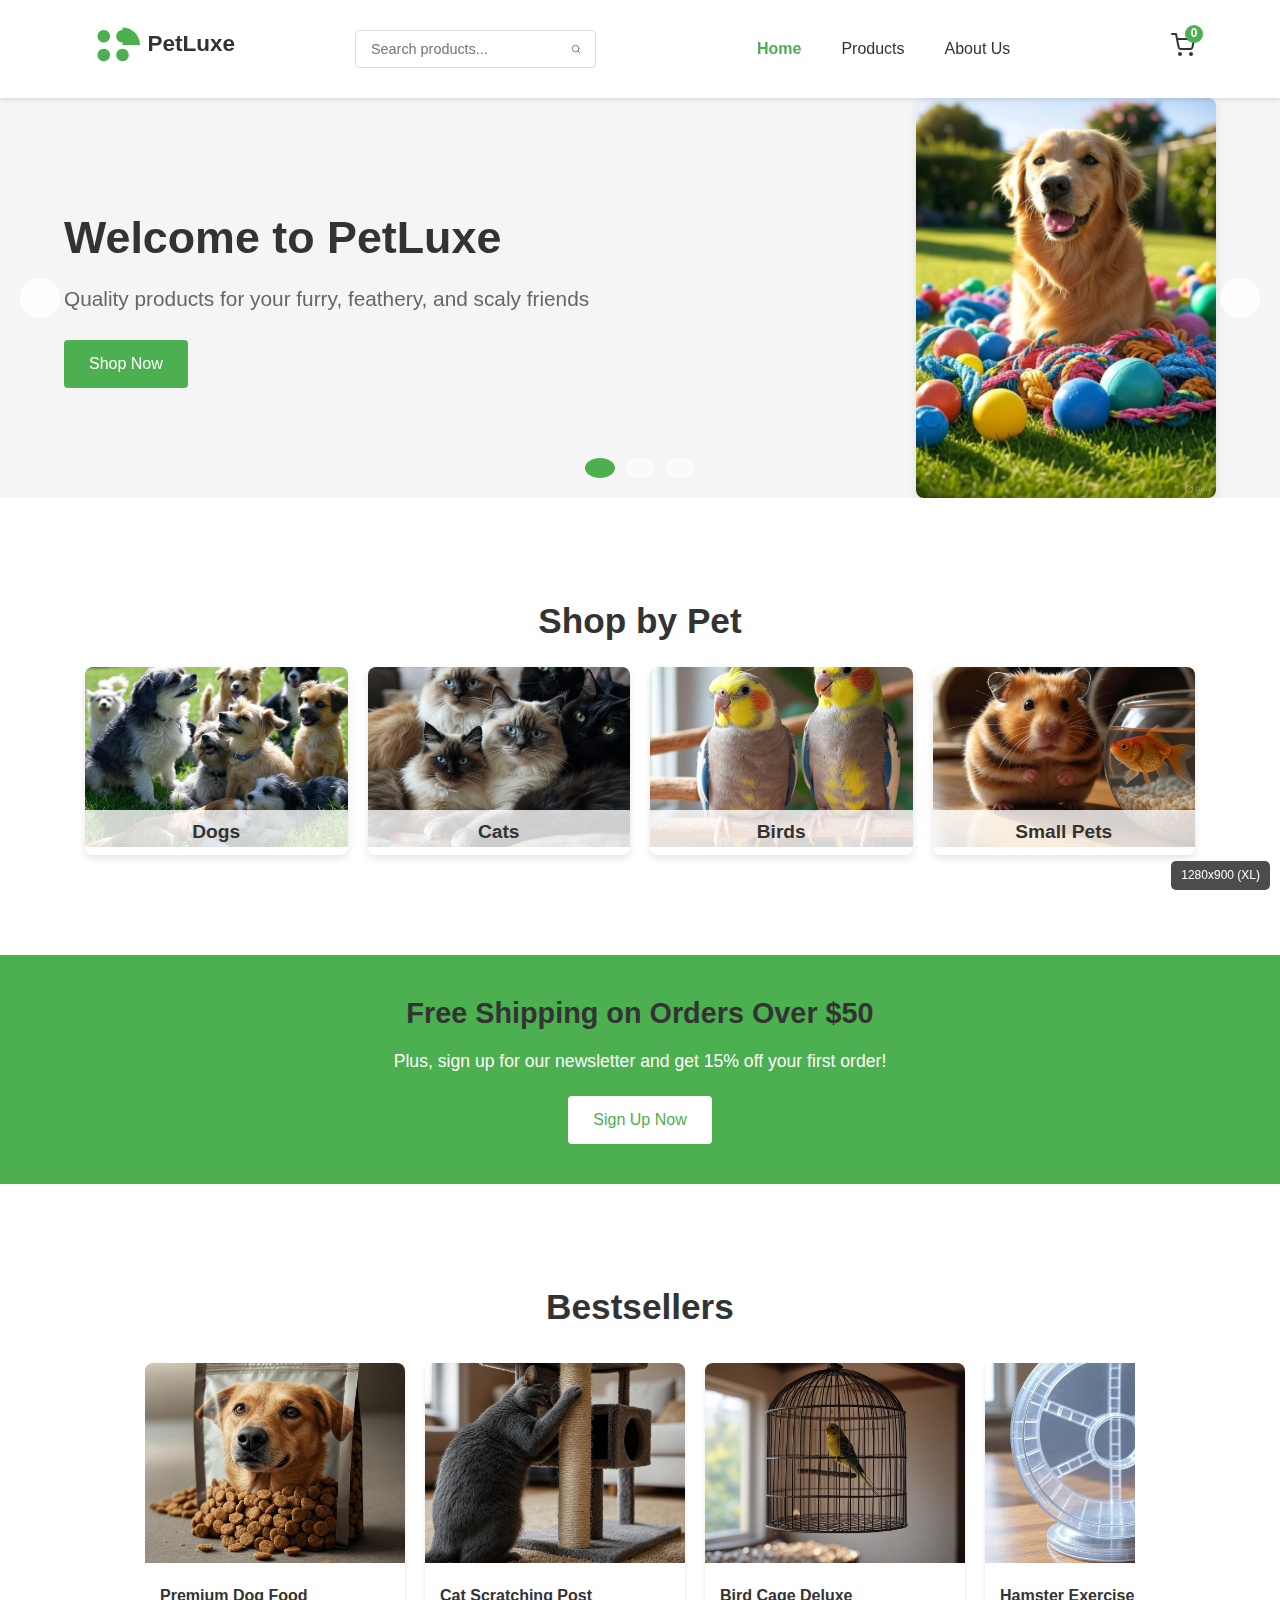
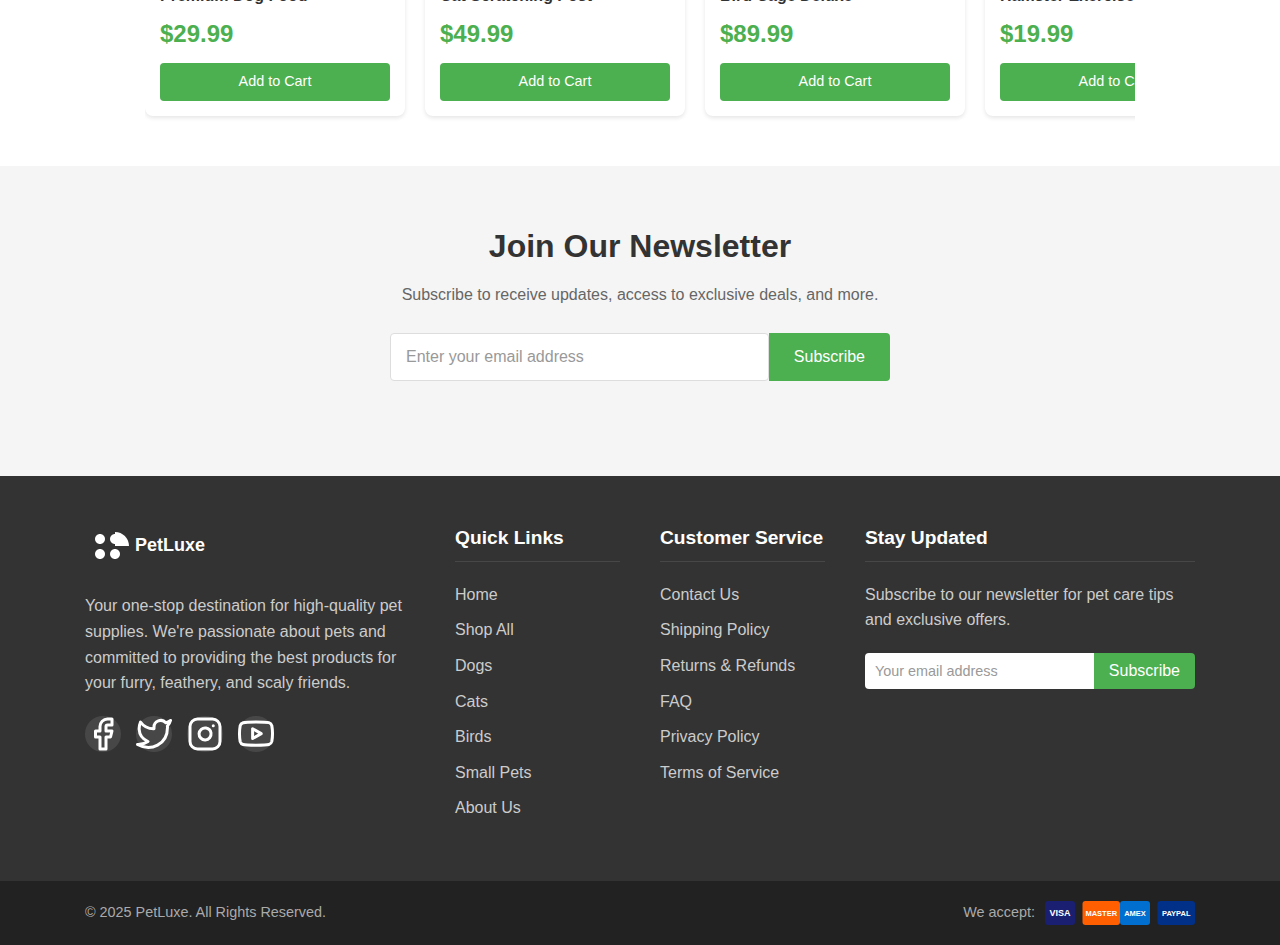
<file: index.html>
<!DOCTYPE html>
<html lang="en">
    <head>
        <meta charset="UTF-8">
        <meta name="viewport" content="width=device-width, initial-scale=1.0">
        <title>PetLuxe - Your One-Stop Shop for Pet Supplies</title>
        <meta name="description" content="Find the best products for your pets at PetLuxe. We offer food, toys, accessories, and more for dogs, cats, birds, and small animals.">
        <link rel="stylesheet" href="css/style.css">
        <link rel="stylesheet" href="css/responsive.css">
        <script src="js/main.js" defer></script>
    </head>
    <body>
        <header class="site-header">
            <div class="container">
                <div class="header-content">
                    <div class="logo">
                        <a href="index.html">
                            <img src="assets/icons/pet-luxe-logo.svg" alt="PetLuxe Logo">
                        </a>
                    </div>

                    <div class="search-bar">
                        <form id="search-form" class="search-form">
                            <input type="text" id="search-input" placeholder="Search products..." aria-label="Search products">
                            <button type="submit" aria-label="Submit search">
                                <svg xmlns="http://www.w3.org/2000/svg" width="20" height="20" viewBox="0 0 24 24" fill="none" stroke="currentColor" stroke-width="2" stroke-linecap="round" stroke-linejoin="round">
                                    <circle cx="11" cy="11" r="8"></circle>
                                    <line x1="21" y1="21" x2="16.65" y2="16.65"></line>
                                </svg>
                            </button>
                        </form>
                        <div id="search-results" class="search-results hidden"></div>
                    </div>

                    <nav class="main-nav">
                        <button class="mobile-menu-toggle" aria-label="Toggle Menu">
                            <span class="bar"></span>
                            <span class="bar"></span>
                            <span class="bar"></span>
                        </button>

                        <ul class="nav-links">
                            <li><a href="index.html" class="nav-link">Home</a></li>
                            <li class="dropdown">
                                <a href="products.html" class="nav-link">Products</a>
                                <ul class="dropdown-menu">
                                    <li><a href="products.html?category=dogs">Dogs</a></li>
                                    <li><a href="products.html?category=cats">Cats</a></li>
                                    <li><a href="products.html?category=birds">Birds</a></li>
                                    <li><a href="products.html?category=small-pets">Small Pets</a></li>
                                </ul>
                            </li>
                            <li><a href="about.html" class="nav-link">About Us</a></li>
                            <li class="mobile-only"><a href="cart.html" class="nav-link">Shopping Cart</a></li>
                        </ul>
                    </nav>

                    <div class="header-cart">
                        <a href="cart.html" class="cart-icon" aria-label="View Shopping Cart">
                            <svg xmlns="http://www.w3.org/2000/svg" width="24" height="24" viewBox="0 0 24 24" fill="none" stroke="currentColor" stroke-width="2" stroke-linecap="round" stroke-linejoin="round">
                                <circle cx="9" cy="21" r="1"></circle>
                                <circle cx="20" cy="21" r="1"></circle>
                                <path d="M1 1h4l2.68 13.39a2 2 0 0 0 2 1.61h9.72a2 2 0 0 0 2-1.61L23 6H6"></path>
                            </svg>
                            <span class="cart-count">0</span>
                        </a>
                    </div>
                </div>
            </div>
        </header>

        <main>
            <!-- Hero Section with Carousel -->
            <section class="hero">
                <div class="hero-carousel">
                    <div class="carousel-container">
                        <div class="carousel-slide active">
                            <div class="hero-content">
                                <h1>Welcome to PetLuxe</h1>
                                <p>Quality products for your furry, feathery, and scaly friends</p>
                                <a href="products.html" class="btn btn-primary">Shop Now</a>
                            </div>
                            <img src="assets/images/hero-1.jpg" alt="Happy dog with toys" class="hero-image">
                        </div>
                        <div class="carousel-slide">
                            <div class="hero-content">
                                <h1>Summer Sale</h1>
                                <p>Up to 30% off on selected pet accessories</p>
                                <a href="products.html?sale=true" class="btn btn-primary">View Offers</a>
                            </div>
                            <img src="assets/images/hero-2.jpg" alt="Cat with pet accessories" class="hero-image">
                        </div>
                        <div class="carousel-slide">
                            <div class="hero-content">
                                <h1>New Arrivals</h1>
                                <p>Check out our newest premium pet food options</p>
                                <a href="products.html?category=food" class="btn btn-primary">Explore</a>
                            </div>
                            <img src="assets/images/hero-3.jpg" alt="Premium pet food products" class="hero-image">
                        </div>
                    </div>
                    <button class="carousel-btn prev" aria-label="Previous slide">
                        <svg xmlns="http://www.w3.org/2000/svg" width="24" height="24" viewBox="0 0 24 24" fill="none" stroke="currentColor" stroke-width="2" stroke-linecap="round" stroke-linejoin="round">
                            <polyline points="15 18 9 12 15 6"></polyline>
                        </svg>
                    </button>
                    <button class="carousel-btn next" aria-label="Next slide">
                        <svg xmlns="http://www.w3.org/2000/svg" width="24" height="24" viewBox="0 0 24 24" fill="none" stroke="currentColor" stroke-width="2" stroke-linecap="round" stroke-linejoin="round">
                            <polyline points="9 18 15 12 9 6"></polyline>
                        </svg>
                    </button>
                    <div class="carousel-dots">
                        <button class="dot active" data-slide="0" aria-label="Go to slide 1"></button>
                        <button class="dot" data-slide="1" aria-label="Go to slide 2"></button>
                        <button class="dot" data-slide="2" aria-label="Go to slide 3"></button>
<!--                        <button class="dot" data-slide="3" aria-label="Go to slide 4"></button>-->
<!--                        <button class="dot" data-slide="4" aria-label="Go to slide 5"></button>-->
                    </div>
                </div>
            </section>

            <!-- Featured Categories Section -->
            <section class="featured-categories">
                <div class="container">
                    <h2 class="section-title">Shop by Pet</h2>
                    <div class="category-grid">
                        <a href="products.html?category=dogs" class="category-card">
                            <img src="assets/images/category-dogs.jpg" alt="Dog products">
                            <h3>Dogs</h3>
                        </a>
                        <a href="products.html?category=cats" class="category-card">
                            <img src="assets/images/category-cats.jpg" alt="Cat products">
                            <h3>Cats</h3>
                        </a>
                        <a href="products.html?category=birds" class="category-card">
                            <img src="assets/images/category-birds.jpg" alt="Bird products">
                            <h3>Birds</h3>
                        </a>
                        <a href="products.html?category=small-pets" class="category-card">
                            <img src="assets/images/category-small-pets.jpg" alt="Small pet products">
                            <h3>Small Pets</h3>
                        </a>
                    </div>
                </div>
            </section>

            <!-- Promotional Banner -->
            <section class="promotional-banner">
                <div class="container">
                    <div class="promo-content">
                        <h2>Free Shipping on Orders Over $50</h2>
                        <p>Plus, sign up for our newsletter and get 15% off your first order!</p>
                        <a href="#newsletter" class="btn btn-secondary">Sign Up Now</a>
                    </div>
                </div>
            </section>

            <!-- Featured Products Section -->
            <section class="featured-products">
                <div class="container">
                    <h2 class="section-title">Bestsellers</h2>
                    <div class="product-carousel">
                        <div class="product-carousel-container">
                            <!-- Product cards will be populated with JavaScript -->
                        </div>
                        <button class="carousel-btn prev" aria-label="Previous products">
                            <svg xmlns="http://www.w3.org/2000/svg" width="24" height="24" viewBox="0 0 24 24" fill="none" stroke="currentColor" stroke-width="2" stroke-linecap="round" stroke-linejoin="round">
                                <polyline points="15 18 9 12 15 6"></polyline>
                            </svg>
                        </button>
                        <button class="carousel-btn next" aria-label="Next products">
                            <svg xmlns="http://www.w3.org/2000/svg" width="24" height="24" viewBox="0 0 24 24" fill="none" stroke="currentColor" stroke-width="2" stroke-linecap="round" stroke-linejoin="round">
                                <polyline points="9 18 15 12 9 6"></polyline>
                            </svg>
                        </button>
                    </div>
                </div>
            </section>

            <!-- Newsletter Section -->
            <section id="newsletter" class="newsletter">
                <div class="container">
                    <div class="newsletter-content">
                        <h2>Join Our Newsletter</h2>
                        <p>Subscribe to receive updates, access to exclusive deals, and more.</p>
                        <form id="newsletter-form" class="newsletter-form">
                            <div class="form-group">
                                <input type="email" id="email" name="email" placeholder="Enter your email address" required>
                                <button type="submit" class="btn btn-primary">Subscribe</button>
                            </div>
                            <div class="form-message"></div>
                        </form>
                    </div>
                </div>
            </section>
        </main>

        <footer class="site-footer">
            <div class="footer-top">
                <div class="container">
                    <div class="footer-grid">
                        <div class="footer-column footer-about">
                            <div class="footer-logo">
                                <img src="assets/icons/pet-luxe-logo-white.svg" alt="PetLuxe Logo">
                            </div>
                            <p>Your one-stop destination for high-quality pet supplies. We're passionate about pets and committed to providing the best products for your furry, feathery, and scaly friends.</p>
                            <div class="social-links">
                                <a href="https://facebook.com/" target="_blank" rel="noopener noreferrer" aria-label="Follow us on Facebook">
                                    <svg xmlns="http://www.w3.org/2000/svg" width="24" height="24" viewBox="0 0 24 24" fill="none" stroke="currentColor" stroke-width="2" stroke-linecap="round" stroke-linejoin="round">
                                        <path d="M18 2h-3a5 5 0 0 0-5 5v3H7v4h3v8h4v-8h3l1-4h-4V7a1 1 0 0 1 1-1h3z"></path>
                                    </svg>
                                </a>
                                <a href="https://twitter.com/" target="_blank" rel="noopener noreferrer" aria-label="Follow us on Twitter">
                                    <svg xmlns="http://www.w3.org/2000/svg" width="24" height="24" viewBox="0 0 24 24" fill="none" stroke="currentColor" stroke-width="2" stroke-linecap="round" stroke-linejoin="round">
                                        <path d="M23 3a10.9 10.9 0 0 1-3.14 1.53 4.48 4.48 0 0 0-7.86 3v1A10.66 10.66 0 0 1 3 4s-4 9 5 13a11.64 11.64 0 0 1-7 2c9 5 20 0 20-11.5a4.5 4.5 0 0 0-.08-.83A7.72 7.72 0 0 0 23 3z"></path>
                                    </svg>
                                </a>
                                <a href="https://instagram.com/" target="_blank" rel="noopener noreferrer" aria-label="Follow us on Instagram">
                                    <svg xmlns="http://www.w3.org/2000/svg" width="24" height="24" viewBox="0 0 24 24" fill="none" stroke="currentColor" stroke-width="2" stroke-linecap="round" stroke-linejoin="round">
                                        <rect x="2" y="2" width="20" height="20" rx="5" ry="5"></rect>
                                        <path d="M16 11.37A4 4 0 1 1 12.63 8 4 4 0 0 1 16 11.37z"></path>
                                        <line x1="17.5" y1="6.5" x2="17.51" y2="6.5"></line>
                                    </svg>
                                </a>
                                <a href="https://youtube.com/" target="_blank" rel="noopener noreferrer" aria-label="Subscribe to our YouTube">
                                    <svg xmlns="http://www.w3.org/2000/svg" width="24" height="24" viewBox="0 0 24 24" fill="none" stroke="currentColor" stroke-width="2" stroke-linecap="round" stroke-linejoin="round">
                                        <path d="M22.54 6.42a2.78 2.78 0 0 0-1.94-2C18.88 4 12 4 12 4s-6.88 0-8.6.46a2.78 2.78 0 0 0-1.94 2A29 29 0 0 0 1 11.75a29 29 0 0 0 .46 5.33A2.78 2.78 0 0 0 3.4 19c1.72.46 8.6.46 8.6.46s6.88 0 8.6-.46a2.78 2.78 0 0 0 1.94-2 29 29 0 0 0 .46-5.25 29 29 0 0 0-.46-5.33z"></path>
                                        <polygon points="9.75 15.02 15.5 11.75 9.75 8.48 9.75 15.02"></polygon>
                                    </svg>
                                </a>
                            </div>
                        </div>

                        <div class="footer-column footer-links">
                            <h3>Quick Links</h3>
                            <ul>
                                <li><a href="index.html">Home</a></li>
                                <li><a href="products.html">Shop All</a></li>
                                <li><a href="products.html?category=dogs">Dogs</a></li>
                                <li><a href="products.html?category=cats">Cats</a></li>
                                <li><a href="products.html?category=birds">Birds</a></li>
                                <li><a href="products.html?category=small-pets">Small Pets</a></li>
                                <li><a href="about.html">About Us</a></li>
                            </ul>
                        </div>

                        <div class="footer-column footer-links">
                            <h3>Customer Service</h3>
                            <ul>
                                <li><a href="#">Contact Us</a></li>
                                <li><a href="#">Shipping Policy</a></li>
                                <li><a href="#">Returns & Refunds</a></li>
                                <li><a href="#">FAQ</a></li>
                                <li><a href="#">Privacy Policy</a></li>
                                <li><a href="#">Terms of Service</a></li>
                            </ul>
                        </div>

                        <div class="footer-column footer-newsletter">
                            <h3>Stay Updated</h3>
                            <p>Subscribe to our newsletter for pet care tips and exclusive offers.</p>
                            <form id="footer-newsletter-form" class="footer-newsletter-form">
                                <div class="form-group">
                                    <input type="email" id="footer-email" name="email" placeholder="Your email address" required>
                                    <button type="submit" class="btn btn-primary">Subscribe</button>
                                </div>
                                <div class="form-message"></div>
                            </form>
                        </div>
                    </div>
                </div>
            </div>

            <div class="footer-bottom">
                <div class="container">
                    <p>&copy; 2025 PetLuxe. All Rights Reserved.</p>
                    <div class="payment-methods">
                        <span>We accept:</span>
                        <img src="assets/icons/payment-methods.svg" alt="Accepted payment methods">
                    </div>
                </div>
            </div>
        </footer>

        <!-- Cookie Consent Banner -->
        <div id="cookie-consent" class="cookie-consent hidden">
            <div class="cookie-content">
                <p>We use cookies to improve your experience on our website. By browsing this website, you agree to our use of cookies.</p>
                <div class="cookie-buttons">
                    <button id="cookie-accept" class="btn btn-primary">Accept</button>
                    <button id="cookie-decline" class="btn btn-secondary">Decline</button>
                    <a href="#" class="cookie-learn-more">Learn More</a>
                </div>
            </div>
        </div>
    </body>
</html>
</file>
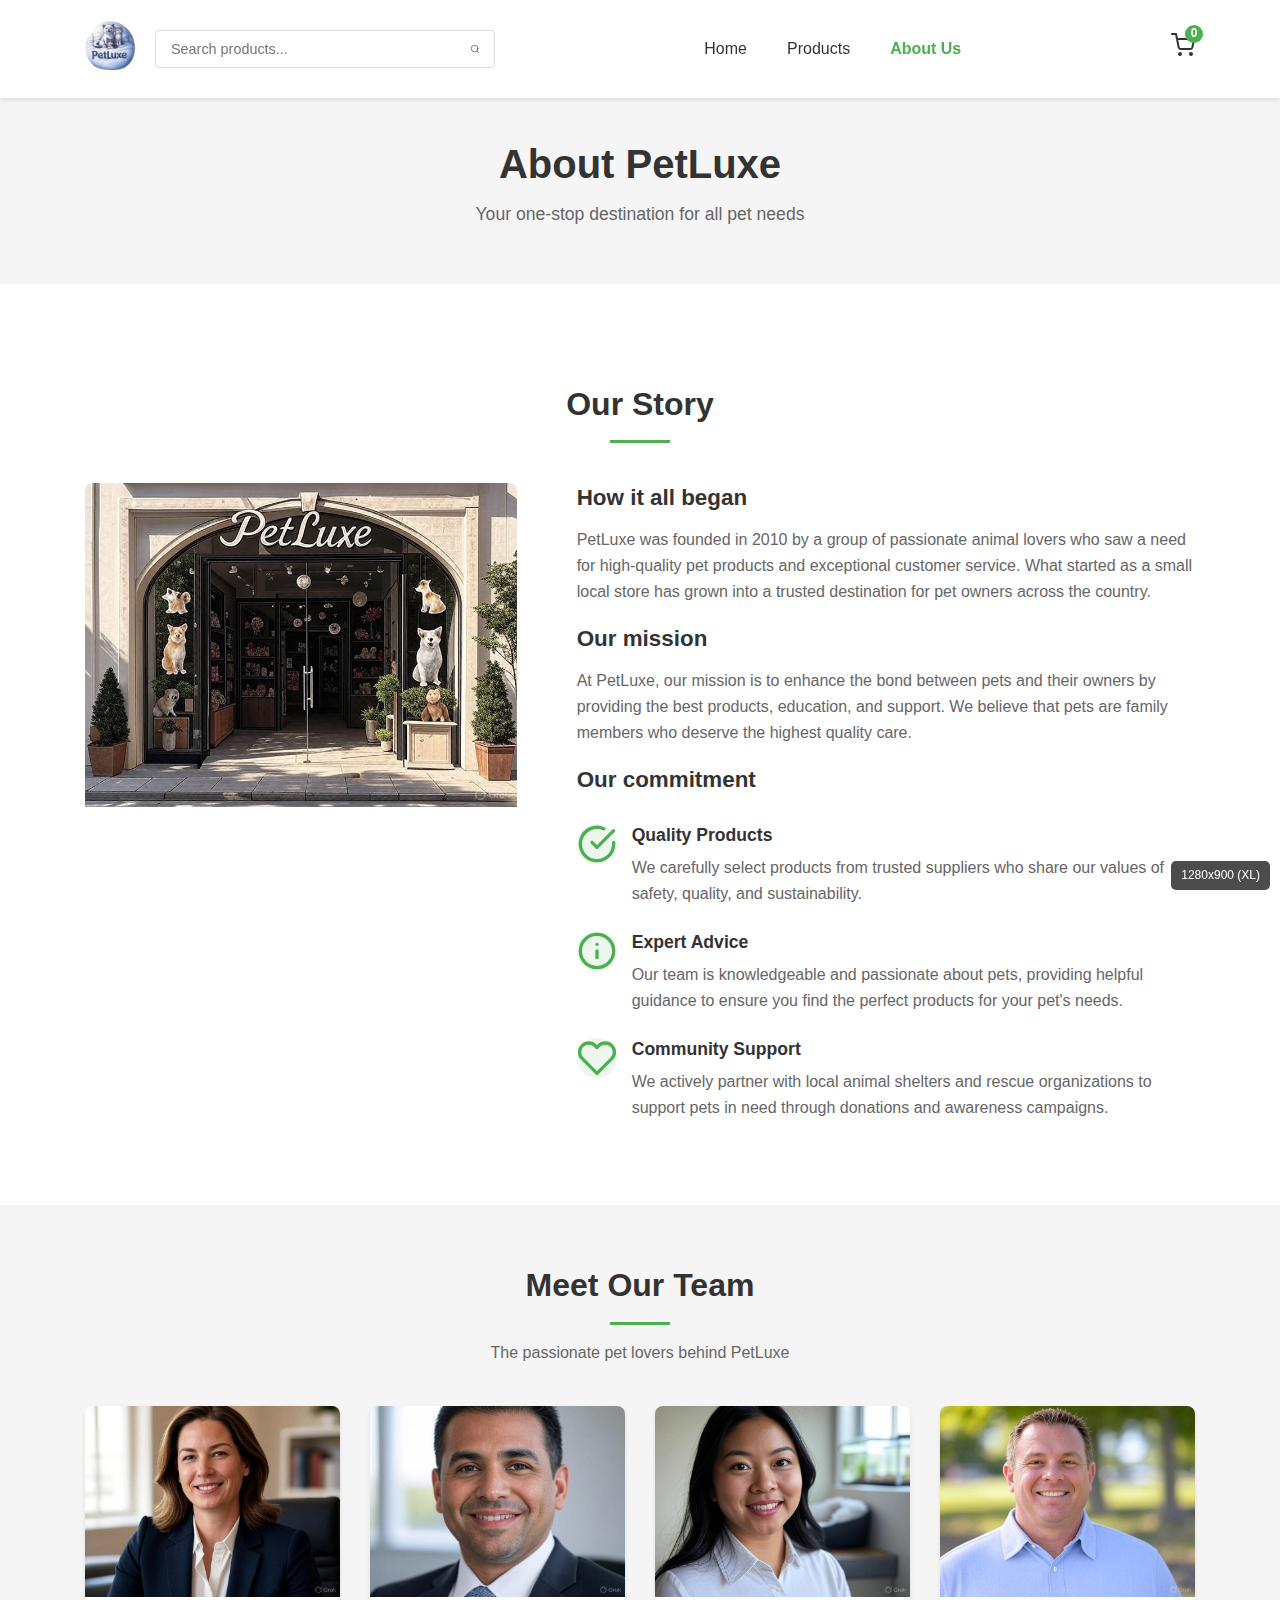
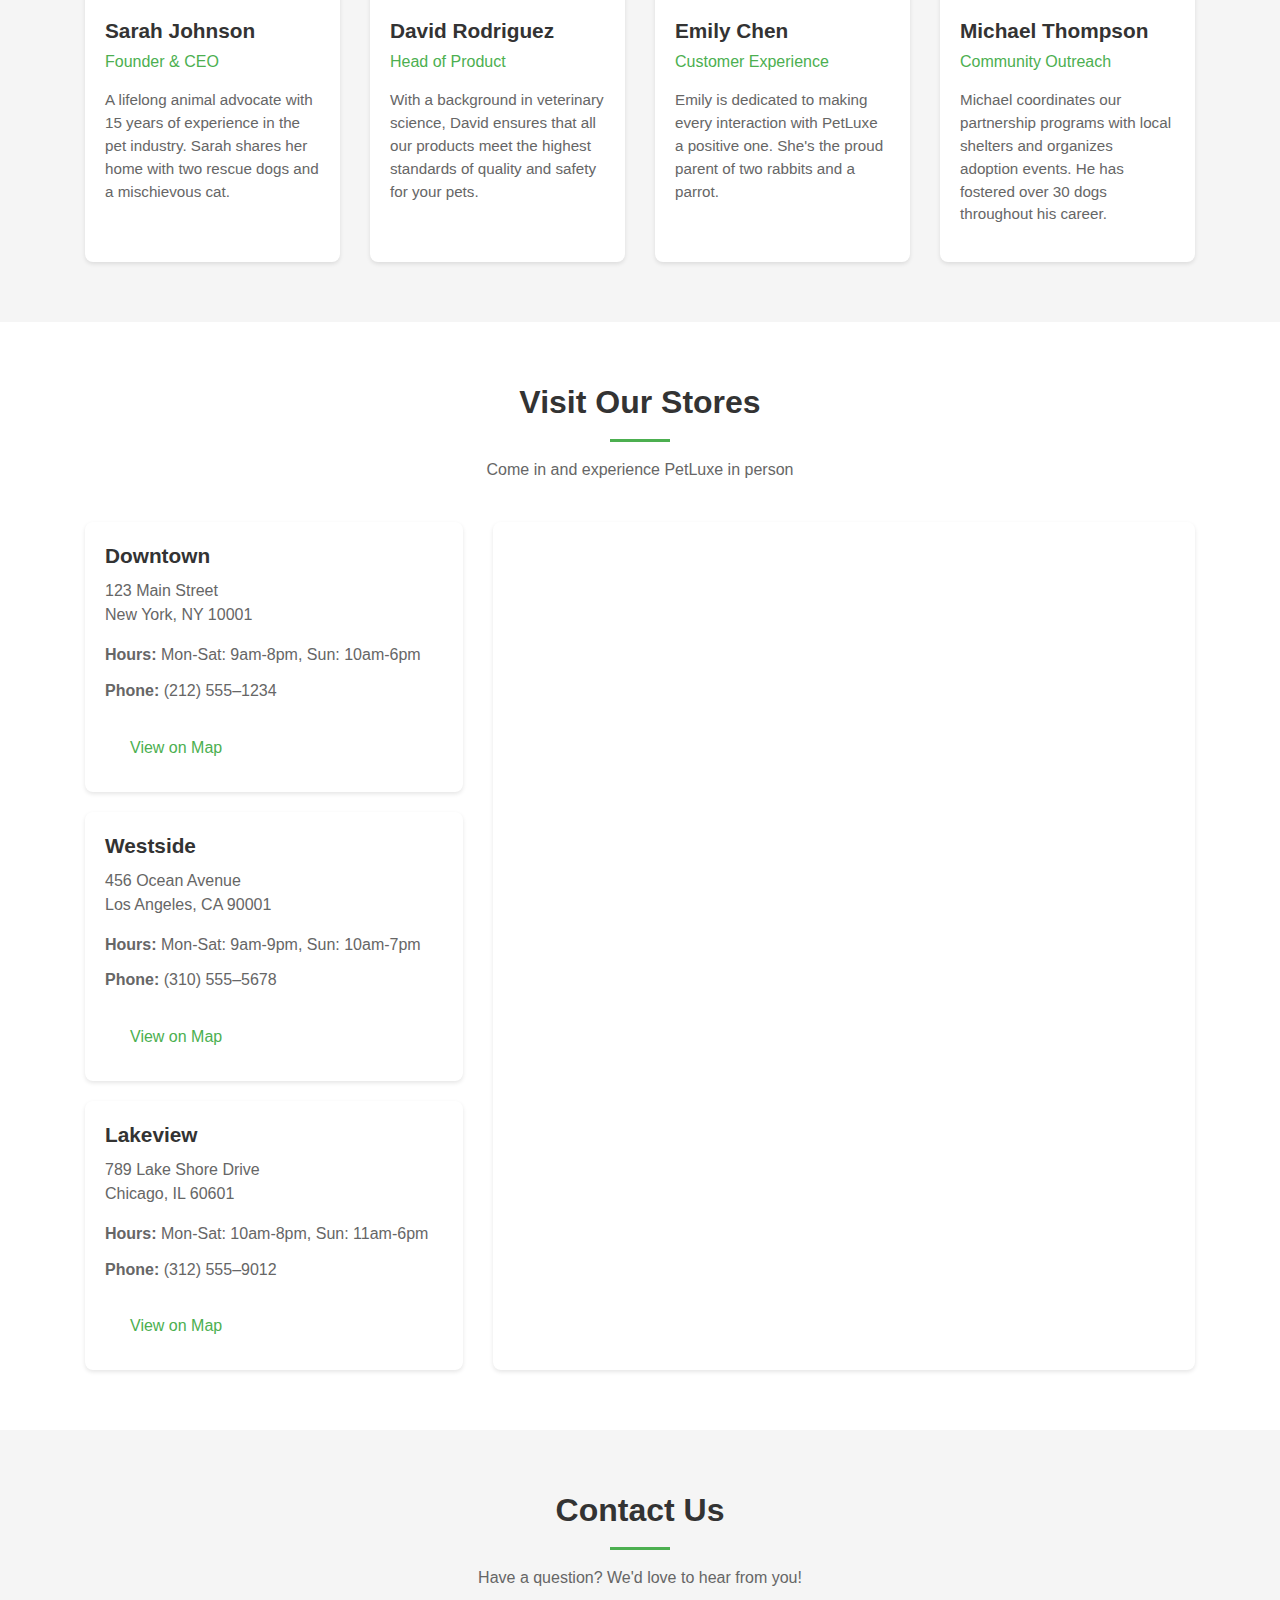
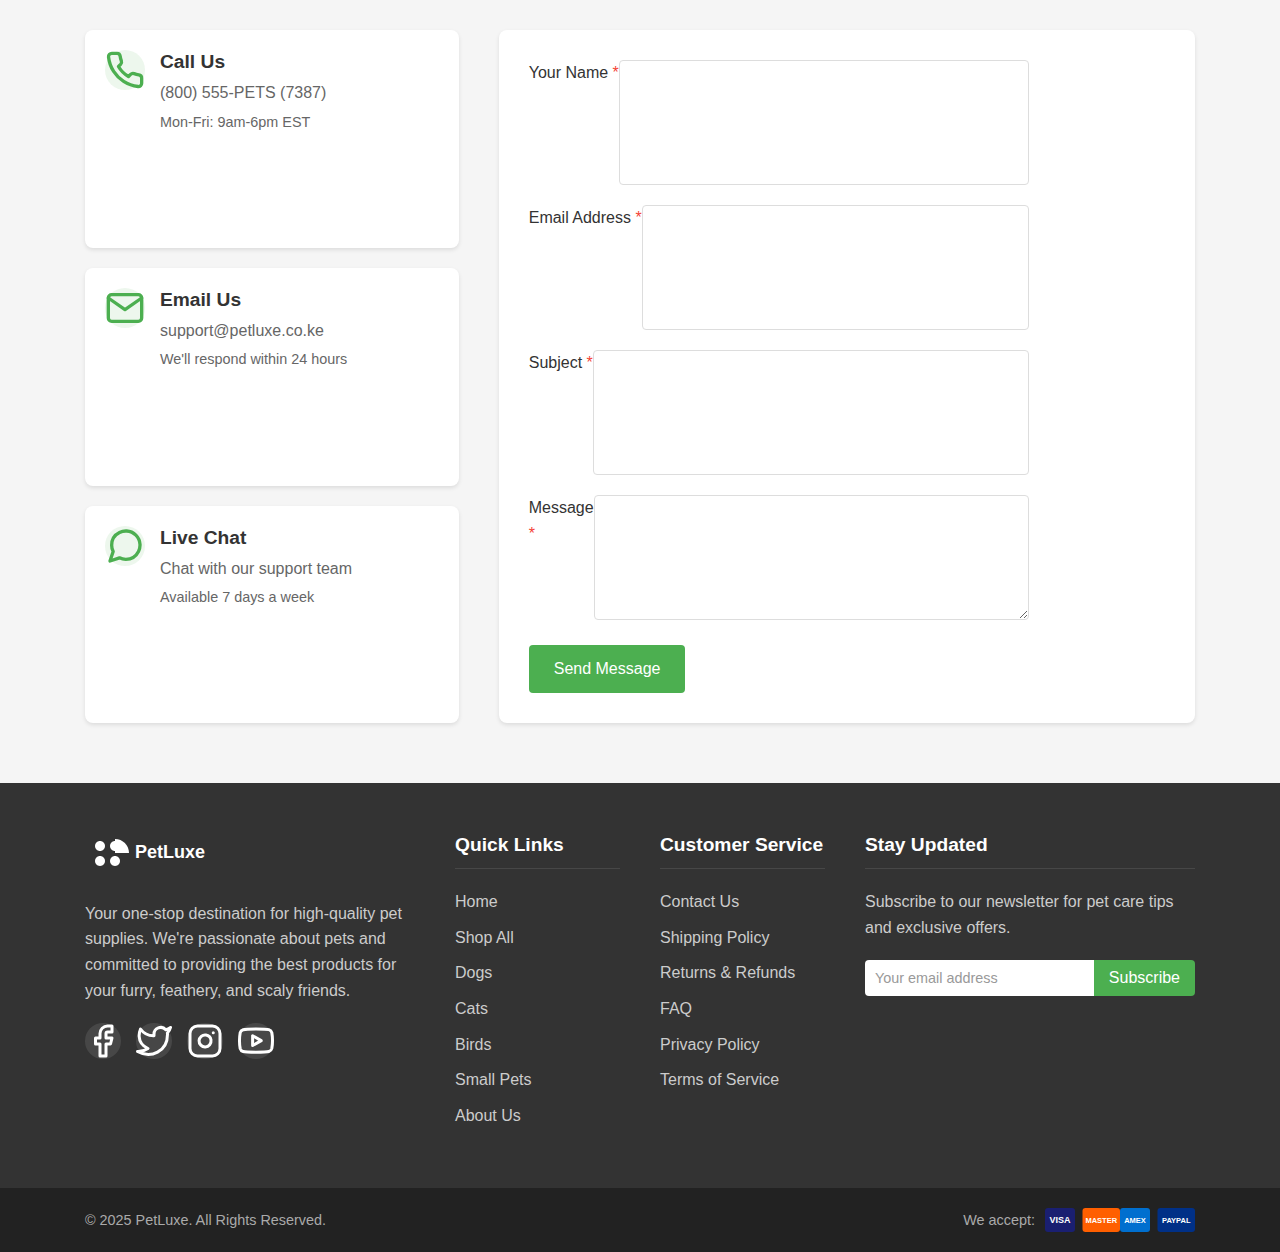
<file: about.html>
<!DOCTYPE html>
<html lang="en">
    <head>
        <meta charset="UTF-8">
        <meta name="viewport" content="width=device-width, initial-scale=1.0">
        <title>About Us - PetLuxe</title>
        <meta name="description" content="Learn about PetLuxe's mission, our team, and how to contact us for support.">
        <link rel="stylesheet" href="css/style.css">
        <link rel="stylesheet" href="css/responsive.css">
        <script src="js/main.js" defer></script>
    </head>
    <body>
        <header class="site-header">
            <div class="container">
                <div class="header-content">
                    <div class="logo">
                        <a href="index.html">
                            <img src="assets/icons/pet-luxe-logo.png" alt="PetLuxe Logo">
                        </a>
                    </div>

                    <div class="search-bar">
                        <form id="search-form" class="search-form">
                            <input type="text" id="search-input" placeholder="Search products..." aria-label="Search products">
                            <button type="submit" aria-label="Submit search">
                                <svg xmlns="http://www.w3.org/2000/svg" width="20" height="20" viewBox="0 0 24 24" fill="none" stroke="currentColor" stroke-width="2" stroke-linecap="round" stroke-linejoin="round">
                                    <circle cx="11" cy="11" r="8"></circle>
                                    <line x1="21" y1="21" x2="16.65" y2="16.65"></line>
                                </svg>
                            </button>
                        </form>
                        <div id="search-results" class="search-results hidden"></div>
                    </div>

                    <nav class="main-nav">
                        <button class="mobile-menu-toggle" aria-label="Toggle Menu">
                            <span class="bar"></span>
                            <span class="bar"></span>
                            <span class="bar"></span>
                        </button>

                        <ul class="nav-links">
                            <li><a href="index.html" class="nav-link">Home</a></li>
                            <li class="dropdown">
                                <a href="products.html" class="nav-link">Products</a>
                                <ul class="dropdown-menu">
                                    <li><a href="products.html?category=dogs">Dogs</a></li>
                                    <li><a href="products.html?category=cats">Cats</a></li>
                                    <li><a href="products.html?category=birds">Birds</a></li>
                                    <li><a href="products.html?category=small-pets">Small Pets</a></li>
                                </ul>
                            </li>
                            <li><a href="about.html" class="nav-link">About Us</a></li>
                            <li class="mobile-only"><a href="cart.html" class="nav-link">Shopping Cart</a></li>
                        </ul>
                    </nav>

                    <div class="header-cart">
                        <a href="cart.html" class="cart-icon" aria-label="View Shopping Cart">
                            <svg xmlns="http://www.w3.org/2000/svg" width="24" height="24" viewBox="0 0 24 24" fill="none" stroke="currentColor" stroke-width="2" stroke-linecap="round" stroke-linejoin="round">
                                <circle cx="9" cy="21" r="1"></circle>
                                <circle cx="20" cy="21" r="1"></circle>
                                <path d="M1 1h4l2.68 13.39a2 2 0 0 0 2 1.61h9.72a2 2 0 0 0 2-1.61L23 6H6"></path>
                            </svg>
                            <span class="cart-count">0</span>
                        </a>
                    </div>
                </div>
            </div>
        </header>

        <main class="about-page">
            <section class="page-header">
                <div class="container">
                    <h1>About PetLuxe</h1>
                    <p>Your one-stop destination for all pet needs</p>
                </div>
            </section>

            <!-- Our Story Section -->
            <section class="our-story">
                <div class="container">
                    <div class="section-header">
                        <h2>Our Story</h2>
                        <div class="section-divider"></div>
                    </div>

                    <div class="story-container">
                        <div class="story-image">
                            <img src="assets/images/about-store.jpg" alt="PetLuxe store front">
                        </div>

                        <div class="story-content">
                            <h3>How it all began</h3>
                            <p>PetLuxe was founded in 2010 by a group of passionate animal lovers who saw a need for high-quality pet products and exceptional customer service. What started as a small local store has grown into a trusted destination for pet owners across the country.</p>

                            <h3>Our mission</h3>
                            <p>At PetLuxe, our mission is to enhance the bond between pets and their owners by providing the best products, education, and support. We believe that pets are family members who deserve the highest quality care.</p>

                            <h3>Our commitment</h3>
                            <ul class="commitment-list">
                                <li>
                                    <div class="commitment-icon">
                                        <svg xmlns="http://www.w3.org/2000/svg" width="24" height="24" viewBox="0 0 24 24" fill="none" stroke="currentColor" stroke-width="2" stroke-linecap="round" stroke-linejoin="round">
                                            <path d="M22 11.08V12a10 10 0 1 1-5.93-9.14"></path>
                                            <polyline points="22 4 12 14.01 9 11.01"></polyline>
                                        </svg>
                                    </div>
                                    <div class="commitment-text">
                                        <h4>Quality Products</h4>
                                        <p>We carefully select products from trusted suppliers who share our values of safety, quality, and sustainability.</p>
                                    </div>
                                </li>
                                <li>
                                    <div class="commitment-icon">
                                        <svg xmlns="http://www.w3.org/2000/svg" width="24" height="24" viewBox="0 0 24 24" fill="none" stroke="currentColor" stroke-width="2" stroke-linecap="round" stroke-linejoin="round">
                                            <circle cx="12" cy="12" r="10"></circle>
                                            <path d="M12 16v-4"></path>
                                            <path d="M12 8h.01"></path>
                                        </svg>
                                    </div>
                                    <div class="commitment-text">
                                        <h4>Expert Advice</h4>
                                        <p>Our team is knowledgeable and passionate about pets, providing helpful guidance to ensure you find the perfect products for your pet's needs.</p>
                                    </div>
                                </li>
                                <li>
                                    <div class="commitment-icon">
                                        <svg xmlns="http://www.w3.org/2000/svg" width="24" height="24" viewBox="0 0 24 24" fill="none" stroke="currentColor" stroke-width="2" stroke-linecap="round" stroke-linejoin="round">
                                            <path d="M20.84 4.61a5.5 5.5 0 0 0-7.78 0L12 5.67l-1.06-1.06a5.5 5.5 0 0 0-7.78 7.78l1.06 1.06L12 21.23l7.78-7.78 1.06-1.06a5.5 5.5 0 0 0 0-7.78z"></path>
                                        </svg>
                                    </div>
                                    <div class="commitment-text">
                                        <h4>Community Support</h4>
                                        <p>We actively partner with local animal shelters and rescue organizations to support pets in need through donations and awareness campaigns.</p>
                                    </div>
                                </li>
                            </ul>
                        </div>
                    </div>
                </div>
            </section>

            <!-- Team Members Section -->
            <section class="team-section">
                <div class="container">
                    <div class="section-header">
                        <h2>Meet Our Team</h2>
                        <div class="section-divider"></div>
                        <p>The passionate pet lovers behind PetLuxe</p>
                    </div>

                    <div class="team-grid">
                        <div class="team-member">
                            <div class="member-image">
                                <img src="assets/images/team-1.jpg" alt="Sarah Johnson">
                            </div>
                            <div class="member-info">
                                <h3>Sarah Johnson</h3>
                                <p class="member-role">Founder & CEO</p>
                                <p class="member-bio">A lifelong animal advocate with 15 years of experience in the pet industry. Sarah shares her home with two rescue dogs and a mischievous cat.</p>
                            </div>
                        </div>

                        <div class="team-member">
                            <div class="member-image">
                                <img src="assets/images/team-2.jpg" alt="David Rodriguez">
                            </div>
                            <div class="member-info">
                                <h3>David Rodriguez</h3>
                                <p class="member-role">Head of Product</p>
                                <p class="member-bio">With a background in veterinary science, David ensures that all our products meet the highest standards of quality and safety for your pets.</p>
                            </div>
                        </div>

                        <div class="team-member">
                            <div class="member-image">
                                <img src="assets/images/team-3.jpg" alt="Emily Chen">
                            </div>
                            <div class="member-info">
                                    <h3>Emily Chen</h3>
                                <p class="member-role">Customer Experience</p>
                                <p class="member-bio">Emily is dedicated to making every interaction with PetLuxe a positive one. She's the proud parent of two rabbits and a parrot.</p>
                            </div>
                        </div>

                        <div class="team-member">
                            <div class="member-image">
                                <img src="assets/images/team-4.jpg" alt="Michael Thompson">
                            </div>
                            <div class="member-info">
                                <h3>Michael Thompson</h3>
                                <p class="member-role">Community Outreach</p>
                                <p class="member-bio">Michael coordinates our partnership programs with local shelters and organizes adoption events. He has fostered over 30 dogs throughout his career.</p>
                            </div>
                        </div>
                    </div>
                </div>
            </section>

            <!-- Store Locations Section -->
            <section class="locations-section">
                <div class="container">
                    <div class="section-header">
                        <h2>Visit Our Stores</h2>
                        <div class="section-divider"></div>
                        <p>Come in and experience PetLuxe in person</p>
                    </div>

                    <div class="locations-container">
                        <div class="locations-list">
                            <div class="location-card">
                                <h3>Downtown</h3>
                                <address>
                                    123 Main Street<br>
                                    New York, NY 10001
                                </address>
                                <p><strong>Hours:</strong> Mon-Sat: 9am-8pm, Sun: 10am-6pm</p>
                                <p><strong>Phone:</strong> (212) 555–1234</p>
                                <button class="btn btn-secondary view-map-btn" data-location="downtown">View on Map</button>
                            </div>

                            <div class="location-card">
                                <h3>Westside</h3>
                                <address>
                                    456 Ocean Avenue<br>
                                    Los Angeles, CA 90001
                                </address>
                                <p><strong>Hours:</strong> Mon-Sat: 9am-9pm, Sun: 10am-7pm</p>
                                <p><strong>Phone:</strong> (310) 555–5678</p>
                                <button class="btn btn-secondary view-map-btn" data-location="westside">View on Map</button>
                            </div>

                            <div class="location-card">
                                <h3>Lakeview</h3>
                                <address>
                                    789 Lake Shore Drive<br>
                                    Chicago, IL 60601
                                </address>
                                <p><strong>Hours:</strong> Mon-Sat: 10am-8pm, Sun: 11am-6pm</p>
                                <p><strong>Phone:</strong> (312) 555–9012</p>
                                <button class="btn btn-secondary view-map-btn" data-location="lakeview">View on Map</button>
                            </div>
                        </div>

                        <div class="map-container">
                            <div id="store-map">
                                <!-- Map will be embedded here -->
                                <iframe src="https://www.google.com/maps/embed?pb=!1m18!1m12!1m3!1d3022.9663095928044!2d-74.00425872426698!3d40.74076937932795!2m3!1f0!2f0!3f0!3m2!1i1024!2i768!4f13.1!3m3!1m2!1s0x89c259af44f80211%3A0xeaf7b99128acee3d!2sMadison%20Square%20Park!5e0!3m2!1sen!2sus!4v1690418440409!5m2!1sen!2sus" width="100%" height="100%" style="border:0;" allowfullscreen="" loading="lazy" referrerpolicy="no-referrer-when-downgrade"></iframe>
                            </div>
                        </div>
                    </div>
                </div>
            </section>

            <!-- Contact Us Section -->
            <section class="contact-section">
                <div class="container">
                    <div class="section-header">
                        <h2>Contact Us</h2>
                        <div class="section-divider"></div>
                        <p>Have a question? We'd love to hear from you!</p>
                    </div>

                    <div class="contact-container">
                        <div class="contact-info">
                            <div class="contact-method">
                                <div class="method-icon">
                                    <svg xmlns="http://www.w3.org/2000/svg" width="24" height="24" viewBox="0 0 24 24" fill="none" stroke="currentColor" stroke-width="2" stroke-linecap="round" stroke-linejoin="round">
                                        <path d="M22 16.92v3a2 2 0 0 1-2.18 2 19.79 19.79 0 0 1-8.63-3.07 19.5 19.5 0 0 1-6-6 19.79 19.79 0 0 1-3.07-8.67A2 2 0 0 1 4.11 2h3a2 2 0 0 1 2 1.72 12.84 12.84 0 0 0 .7 2.81 2 2 0 0 1-.45 2.11L8.09 9.91a16 16 0 0 0 6 6l1.27-1.27a2 2 0 0 1 2.11-.45 12.84 12.84 0 0 0 2.81.7A2 2 0 0 1 22 16.92z"></path>
                                    </svg>
                                </div>
                                <div class="method-details">
                                    <h3>Call Us</h3>
                                    <p>(800) 555-PETS (7387)</p>
                                    <p class="text-muted">Mon-Fri: 9am-6pm EST</p>
                                </div>
                            </div>

                            <div class="contact-method">
                                <div class="method-icon">
                                    <svg xmlns="http://www.w3.org/2000/svg" width="24" height="24" viewBox="0 0 24 24" fill="none" stroke="currentColor" stroke-width="2" stroke-linecap="round" stroke-linejoin="round">
                                        <path d="M4 4h16c1.1 0 2 .9 2 2v12c0 1.1-.9 2-2 2H4c-1.1 0-2-.9-2-2V6c0-1.1.9-2 2-2z"></path>
                                        <polyline points="22,6 12,13 2,6"></polyline>
                                    </svg>
                                </div>
                                <div class="method-details">
                                    <h3>Email Us</h3>
                                    <p>support@petluxe.co.ke</p>
                                    <p class="text-muted">We'll respond within 24 hours</p>
                                </div>
                            </div>

                            <div class="contact-method">
                                <div class="method-icon">
                                    <svg xmlns="http://www.w3.org/2000/svg" width="24" height="24" viewBox="0 0 24 24" fill="none" stroke="currentColor" stroke-width="2" stroke-linecap="round" stroke-linejoin="round">
                                        <path d="M21 11.5a8.38 8.38 0 0 1-.9 3.8 8.5 8.5 0 0 1-7.6 4.7 8.38 8.38 0 0 1-3.8-.9L3 21l1.9-5.7a8.38 8.38 0 0 1-.9-3.8 8.5 8.5 0 0 1 4.7-7.6 8.38 8.38 0 0 1 3.8-.9h.5a8.48 8.48 0 0 1 8 8v.5z"></path>
                                    </svg>
                                </div>
                                <div class="method-details">
                                    <h3>Live Chat</h3>
                                    <p>Chat with our support team</p>
                                    <p class="text-muted">Available 7 days a week</p>
                                </div>
                            </div>
                        </div>

                        <div class="contact-form-container">
                            <form id="contact-form" class="contact-form">
                                <div class="form-group">
                                    <label for="contact-name">Your Name <span class="required">*</span></label>
                                    <input type="text" id="contact-name" name="name" required>
                                    <div class="error-message" id="name-error"></div>
                                </div>

                                <div class="form-group">
                                    <label for="contact-email">Email Address <span class="required">*</span></label>
                                    <input type="email" id="contact-email" name="email" required>
                                    <div class="error-message" id="email-error"></div>
                                </div>

                                <div class="form-group">
                                    <label for="contact-subject">Subject <span class="required">*</span></label>
                                    <input type="text" id="contact-subject" name="subject" required>
                                    <div class="error-message" id="subject-error"></div>
                                </div>

                                <div class="form-group">
                                    <label for="contact-message">Message <span class="required">*</span></label>
                                    <textarea id="contact-message" name="message" rows="5" required></textarea>
                                    <div class="error-message" id="message-error"></div>
                                </div>

                                <div class="form-actions">
                                    <button type="submit" class="btn btn-primary">Send Message</button>
                                </div>

                                <div id="form-success" class="success-message hidden">
                                    Thank you for your message! We'll get back to you soon.
                                </div>
                            </form>
                        </div>
                    </div>
                </div>
            </section>
        </main>


        <footer class="site-footer">
            <div class="footer-top">
                <div class="container">
                    <div class="footer-grid">
                        <div class="footer-column footer-about">
                            <div class="footer-logo">
                                <img src="assets/icons/pet-luxe-logo-white.svg" alt="PetLuxe Logo">
                            </div>
                            <p>Your one-stop destination for high-quality pet supplies. We're passionate about pets and committed to providing the best products for your furry, feathery, and scaly friends.</p>
                            <div class="social-links">
                                <a href="https://facebook.com/" target="_blank" rel="noopener noreferrer" aria-label="Follow us on Facebook">
                                    <svg xmlns="http://www.w3.org/2000/svg" width="24" height="24" viewBox="0 0 24 24" fill="none" stroke="currentColor" stroke-width="2" stroke-linecap="round" stroke-linejoin="round">
                                        <path d="M18 2h-3a5 5 0 0 0-5 5v3H7v4h3v8h4v-8h3l1-4h-4V7a1 1 0 0 1 1-1h3z"></path>
                                    </svg>
                                </a>
                                <a href="https://twitter.com/" target="_blank" rel="noopener noreferrer" aria-label="Follow us on Twitter">
                                    <svg xmlns="http://www.w3.org/2000/svg" width="24" height="24" viewBox="0 0 24 24" fill="none" stroke="currentColor" stroke-width="2" stroke-linecap="round" stroke-linejoin="round">
                                        <path d="M23 3a10.9 10.9 0 0 1-3.14 1.53 4.48 4.48 0 0 0-7.86 3v1A10.66 10.66 0 0 1 3 4s-4 9 5 13a11.64 11.64 0 0 1-7 2c9 5 20 0 20-11.5a4.5 4.5 0 0 0-.08-.83A7.72 7.72 0 0 0 23 3z"></path>
                                    </svg>
                                </a>
                                <a href="https://instagram.com/" target="_blank" rel="noopener noreferrer" aria-label="Follow us on Instagram">
                                    <svg xmlns="http://www.w3.org/2000/svg" width="24" height="24" viewBox="0 0 24 24" fill="none" stroke="currentColor" stroke-width="2" stroke-linecap="round" stroke-linejoin="round">
                                        <rect x="2" y="2" width="20" height="20" rx="5" ry="5"></rect>
                                        <path d="M16 11.37A4 4 0 1 1 12.63 8 4 4 0 0 1 16 11.37z"></path>
                                        <line x1="17.5" y1="6.5" x2="17.51" y2="6.5"></line>
                                    </svg>
                                </a>
                                <a href="https://youtube.com/" target="_blank" rel="noopener noreferrer" aria-label="Subscribe to our YouTube">
                                    <svg xmlns="http://www.w3.org/2000/svg" width="24" height="24" viewBox="0 0 24 24" fill="none" stroke="currentColor" stroke-width="2" stroke-linecap="round" stroke-linejoin="round">
                                        <path d="M22.54 6.42a2.78 2.78 0 0 0-1.94-2C18.88 4 12 4 12 4s-6.88 0-8.6.46a2.78 2.78 0 0 0-1.94 2A29 29 0 0 0 1 11.75a29 29 0 0 0 .46 5.33A2.78 2.78 0 0 0 3.4 19c1.72.46 8.6.46 8.6.46s6.88 0 8.6-.46a2.78 2.78 0 0 0 1.94-2 29 29 0 0 0 .46-5.25 29 29 0 0 0-.46-5.33z"></path>
                                        <polygon points="9.75 15.02 15.5 11.75 9.75 8.48 9.75 15.02"></polygon>
                                    </svg>
                                </a>
                            </div>
                        </div>

                        <div class="footer-column footer-links">
                            <h3>Quick Links</h3>
                            <ul>
                                <li><a href="index.html">Home</a></li>
                                <li><a href="products.html">Shop All</a></li>
                                <li><a href="products.html?category=dogs">Dogs</a></li>
                                <li><a href="products.html?category=cats">Cats</a></li>
                                <li><a href="products.html?category=birds">Birds</a></li>
                                <li><a href="products.html?category=small-pets">Small Pets</a></li>
                                <li><a href="about.html">About Us</a></li>
                            </ul>
                        </div>

                        <div class="footer-column footer-links">
                            <h3>Customer Service</h3>
                            <ul>
                                <li><a href="#">Contact Us</a></li>
                                <li><a href="#">Shipping Policy</a></li>
                                <li><a href="#">Returns & Refunds</a></li>
                                <li><a href="#">FAQ</a></li>
                                <li><a href="#">Privacy Policy</a></li>
                                <li><a href="#">Terms of Service</a></li>
                            </ul>
                        </div>

                        <div class="footer-column footer-newsletter">
                            <h3>Stay Updated</h3>
                            <p>Subscribe to our newsletter for pet care tips and exclusive offers.</p>
                            <form id="footer-newsletter-form" class="footer-newsletter-form">
                                <div class="form-group">
                                    <input type="email" id="footer-email" name="email" placeholder="Your email address" required>
                                    <button type="submit" class="btn btn-primary">Subscribe</button>
                                </div>
                                <div class="form-message"></div>
                            </form>
                        </div>
                    </div>
                </div>
            </div>

            <div class="footer-bottom">
                <div class="container">
                    <p>&copy; 2025 PetLuxe. All Rights Reserved.</p>
                    <div class="payment-methods">
                        <span>We accept:</span>
                        <img src="assets/icons/payment-methods.svg" alt="Accepted payment methods">
                    </div>
                </div>
            </div>
        </footer>

        <!-- Cookie Consent Banner -->
        <div id="cookie-consent" class="cookie-consent hidden">
            <div class="cookie-content">
                <p>We use cookies to improve your experience on our website. By browsing this website, you agree to our use of cookies.</p>
                <div class="cookie-buttons">
                    <button id="cookie-accept" class="btn btn-primary">Accept</button>
                    <button id="cookie-decline" class="btn btn-secondary">Decline</button>
                    <a href="#" class="cookie-learn-more">Learn More</a>
                </div>
            </div>
        </div>
    </body>
</html>
</file>
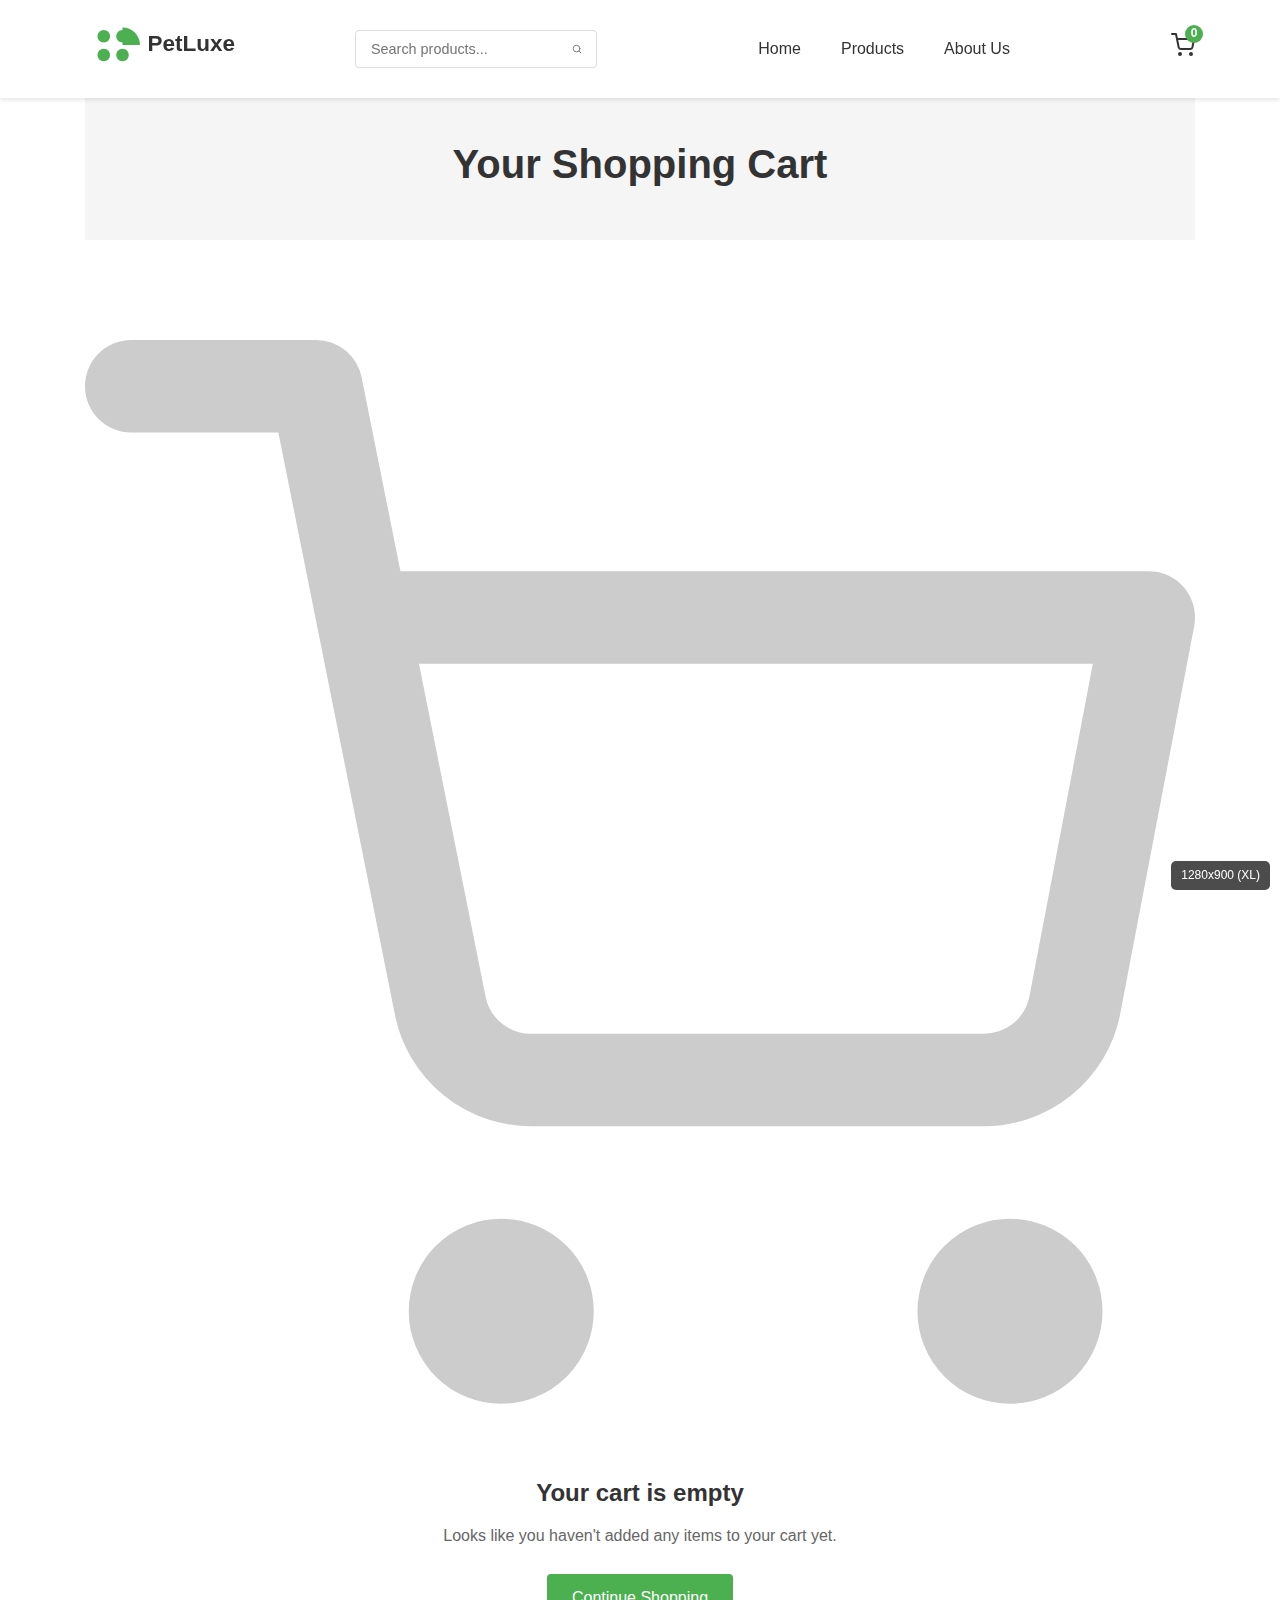
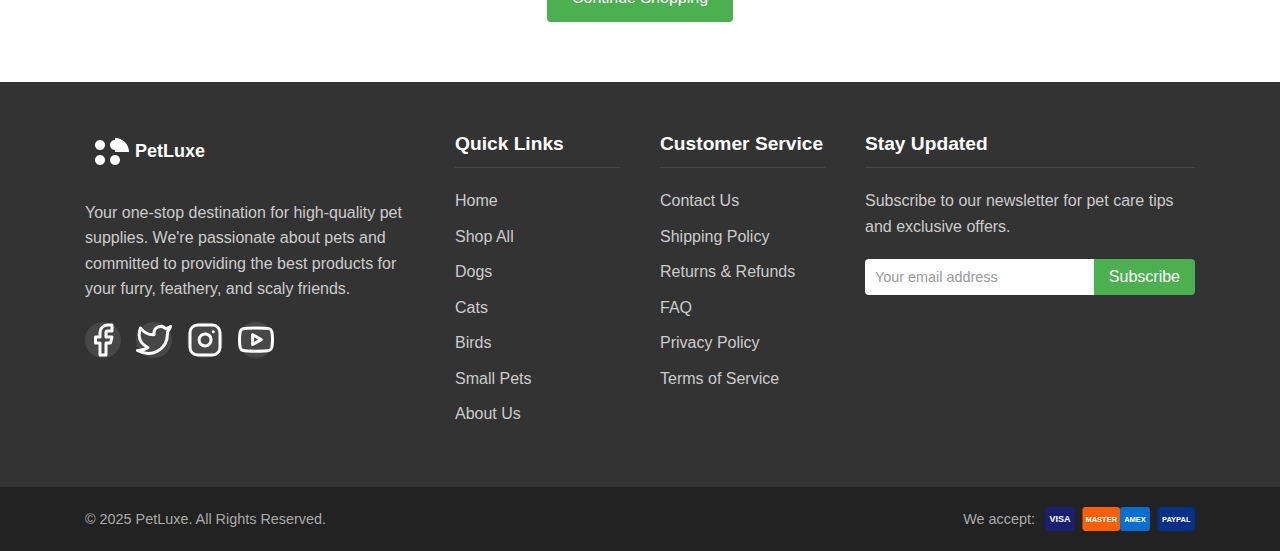
<file: cart.html>
<!DOCTYPE html>
<html lang="en">
    <head>
        <meta charset="UTF-8">
        <meta name="viewport" content="width=device-width, initial-scale=1.0">
        <title>Your Shopping Cart - PetLuxe</title>
        <meta name="description" content="Review your selected items, adjust quantities, and checkout securely.">
        <link rel="stylesheet" href="css/style.css">
        <link rel="stylesheet" href="css/responsive.css">
        <script src="js/main.js" defer></script>
        <script src="js/cart.js" defer></script>
    </head>
    <body>
        <header class="site-header">
            <div class="container">
                <div class="header-content">
                    <div class="logo">
                        <a href="index.html">
                            <img src="assets/icons/pet-luxe-logo.svg" alt="PetLuxe Logo">
                        </a>
                    </div>

                    <div class="search-bar">
                        <form id="search-form" class="search-form">
                            <input type="text" id="search-input" placeholder="Search products..." aria-label="Search products">
                            <button type="submit" aria-label="Submit search">
                                <svg xmlns="http://www.w3.org/2000/svg" width="20" height="20" viewBox="0 0 24 24" fill="none" stroke="currentColor" stroke-width="2" stroke-linecap="round" stroke-linejoin="round">
                                    <circle cx="11" cy="11" r="8"></circle>
                                    <line x1="21" y1="21" x2="16.65" y2="16.65"></line>
                                </svg>
                            </button>
                        </form>
                        <div id="search-results" class="search-results hidden"></div>
                    </div>

                    <nav class="main-nav">
                        <button class="mobile-menu-toggle" aria-label="Toggle Menu">
                            <span class="bar"></span>
                            <span class="bar"></span>
                            <span class="bar"></span>
                        </button>

                        <ul class="nav-links">
                            <li><a href="index.html" class="nav-link">Home</a></li>
                            <li class="dropdown">
                                <a href="products.html" class="nav-link">Products</a>
                                <ul class="dropdown-menu">
                                    <li><a href="products.html?category=dogs">Dogs</a></li>
                                    <li><a href="products.html?category=cats">Cats</a></li>
                                    <li><a href="products.html?category=birds">Birds</a></li>
                                    <li><a href="products.html?category=small-pets">Small Pets</a></li>
                                </ul>
                            </li>
                            <li><a href="about.html" class="nav-link">About Us</a></li>
                            <li class="mobile-only"><a href="cart.html" class="nav-link">Shopping Cart</a></li>
                        </ul>
                    </nav>

                    <div class="header-cart">
                        <a href="cart.html" class="cart-icon" aria-label="View Shopping Cart">
                            <svg xmlns="http://www.w3.org/2000/svg" width="24" height="24" viewBox="0 0 24 24" fill="none" stroke="currentColor" stroke-width="2" stroke-linecap="round" stroke-linejoin="round">
                                <circle cx="9" cy="21" r="1"></circle>
                                <circle cx="20" cy="21" r="1"></circle>
                                <path d="M1 1h4l2.68 13.39a2 2 0 0 0 2 1.61h9.72a2 2 0 0 0 2-1.61L23 6H6"></path>
                            </svg>
                            <span class="cart-count">0</span>
                        </a>
                    </div>
                </div>
            </div>
        </header>

        <main class="cart-page">
            <div class="container">
                <section class="page-header">
                    <h1>Your Shopping Cart</h1>
                </section>

                <!-- Empty cart message (initially hidden) -->
                <div id="empty-cart-message" class="empty-cart-message hidden">
                    <div class="empty-cart-icon">
                        <svg xmlns="http://www.w3.org/2000/svg" width="48" height="48" viewBox="0 0 24 24" fill="none" stroke="currentColor" stroke-width="2" stroke-linecap="round" stroke-linejoin="round">
                            <circle cx="9" cy="21" r="1"></circle>
                            <circle cx="20" cy="21" r="1"></circle>
                            <path d="M1 1h4l2.68 13.39a2 2 0 0 0 2 1.61h9.72a2 2 0 0 0 2-1.61L23 6H6"></path>
                        </svg>
                    </div>
                    <h2>Your cart is empty</h2>
                    <p>Looks like you haven't added any items to your cart yet.</p>
                    <a href="products.html" class="btn btn-primary">Continue Shopping</a>
                </div>

                <!-- Cart content (initially hidden) -->
                <div id="cart-content" class="cart-content hidden">
                    <div class="cart-container">
                        <section class="cart-items">
                            <div class="cart-header">
                                <div class="cart-product-header">Product</div>
                                <div class="cart-price-header">Price</div>
                                <div class="cart-quantity-header">Quantity</div>
                                <div class="cart-total-header">Total</div>
                                <div class="cart-remove-header"></div>
                            </div>

                            <div id="cart-items-container" class="cart-items-container">
                                <!-- Cart items will be added with JavaScript -->
                            </div>
                        </section>

                        <section class="cart-summary">
                            <h2>Order Summary</h2>

                            <div class="summary-item">
                                <span>Subtotal</span>
                                <span id="subtotal-amount">$0.00</span>
                            </div>

                            <div class="summary-item">
                                <span>Shipping</span>
                                <span id="shipping-amount">Calculated at checkout</span>
                            </div>

                            <div class="summary-divider"></div>

                            <div class="summary-item summary-total">
                                <span>Total</span>
                                <span id="total-amount">$0.00</span>
                            </div>

                            <div class="cart-actions">
                                <button id="proceed-checkout-btn" class="btn btn-primary btn-block">Proceed to Checkout</button>
                                <a href="products.html" class="btn btn-secondary btn-block">Continue Shopping</a>
                                <button id="clear-cart-btn" class="btn btn-tertiary">Clear Cart</button>
                            </div>
                        </section>
                    </div>

                    <!-- Checkout Form -->
                    <section id="checkout-form-section" class="checkout-section hidden">
                        <h2>Checkout</h2>

                        <form id="checkout-form" class="checkout-form">
                            <!-- Contact Information -->
                            <div class="form-section">
                                <h3>Contact Information</h3>
                                <div class="form-row">
                                    <div class="form-group">
                                        <label for="email">Email Address <span class="required">*</span></label>
                                        <input type="email" id="email" name="email" required>
                                        <div class="error-message" id="email-error"></div>
                                    </div>
                                    <div class="form-group">
                                        <label for="phone">Phone Number <span class="required">*</span></label>
                                        <input type="tel" id="phone" name="phone" required>
                                        <div class="error-message" id="phone-error"></div>
                                    </div>
                                </div>
                            </div>

                            <!-- Shipping Address -->
                            <div class="form-section">
                                <h3>Shipping Address</h3>
                                <div class="form-row">
                                    <div class="form-group">
                                        <label for="first-name">First Name <span class="required">*</span></label>
                                        <input type="text" id="first-name" name="firstName" required>
                                        <div class="error-message" id="first-name-error"></div>
                                    </div>
                                    <div class="form-group">
                                        <label for="last-name">Last Name <span class="required">*</span></label>
                                        <input type="text" id="last-name" name="lastName" required>
                                        <div class="error-message" id="last-name-error"></div>
                                    </div>
                                </div>
                                <div class="form-group">
                                    <label for="address">Address <span class="required">*</span></label>
                                    <input type="text" id="address" name="address" required>
                                    <div class="error-message" id="address-error"></div>
                                </div>
                                <div class="form-group">
                                    <label for="apartment">Apartment, suite, etc. (optional)</label>
                                    <input type="text" id="apartment" name="apartment">
                                </div>
                                <div class="form-row">
                                    <div class="form-group">
                                        <label for="city">City <span class="required">*</span></label>
                                        <input type="text" id="city" name="city" required>
                                        <div class="error-message" id="city-error"></div>
                                    </div>
                                    <div class="form-group">
                                        <label for="state">State/Province <span class="required">*</span></label>
                                        <select id="state" name="state" required>
                                            <option value="">Select State/Province</option>
                                            <option value="AL">Alabama</option>
                                            <option value="AK">Alaska</option>
                                            <option value="AZ">Arizona</option>
                                            <!-- More states would be added here -->
                                            <option value="WY">Wyoming</option>
                                            <option value="ON">Ontario</option>
                                            <option value="QC">Quebec</option>
                                            <!-- More provinces would be added here -->
                                        </select>
                                        <div class="error-message" id="state-error"></div>
                                    </div>
                                </div>
                                <div class="form-row">
                                    <div class="form-group">
                                        <label for="zip">ZIP/Postal Code <span class="required">*</span></label>
                                        <input type="text" id="zip" name="zip" required>
                                        <div class="error-message" id="zip-error"></div>
                                    </div>
                                    <div class="form-group">
                                        <label for="country">Country <span class="required">*</span></label>
                                        <select id="country" name="country" required>
                                            <option value="US">United States</option>
                                            <option value="CA">Canada</option>
                                            <!-- More countries would be added here -->
                                        </select>
                                        <div class="error-message" id="country-error"></div>
                                    </div>
                                </div>
                            </div>

                            <!-- Shipping Method -->
                            <div class="form-section">
                                <h3>Shipping Method</h3>
                                <div class="shipping-options">
                                    <div class="shipping-option">
                                        <input type="radio" id="standard-shipping" name="shipping" value="standard" checked>
                                        <label for="standard-shipping">
                                            <div class="shipping-option-info">
                                                <div class="shipping-name">Standard Shipping</div>
                                                <div class="shipping-description">5-7 business days</div>
                                            </div>
                                            <div class="shipping-price">$5.99</div>
                                        </label>
                                    </div>
                                    <div class="shipping-option">
                                        <input type="radio" id="express-shipping" name="shipping" value="express">
                                        <label for="express-shipping">
                                            <div class="shipping-option-info">
                                                <div class="shipping-name">Express Shipping</div>
                                                <div class="shipping-description">2-3 business days</div>
                                            </div>
                                            <div class="shipping-price">$12.99</div>
                                        </label>
                                    </div>
                                    <div class="shipping-option">
                                        <input type="radio" id="overnight-shipping" name="shipping" value="overnight">
                                        <label for="overnight-shipping">
                                            <div class="shipping-option-info">
                                                <div class="shipping-name">Overnight Shipping</div>
                                                <div class="shipping-description">Next business day</div>
                                            </div>
                                            <div class="shipping-price">$19.99</div>
                                        </label>
                                    </div>
                                </div>
                            </div>

                            <!-- Payment Information -->
                            <div class="form-section">
                                <h3>Payment Information</h3>
                                <div class="form-group">
                                    <label for="card-number">Card Number <span class="required">*</span></label>
                                    <input type="text" id="card-number" name="cardNumber" placeholder="1234 5678 9012 3456" required>
                                    <div class="error-message" id="card-number-error"></div>
                                </div>
                                <div class="form-row">
                                    <div class="form-group">
                                        <label for="expiry-date">Expiry Date <span class="required">*</span></label>
                                        <input type="text" id="expiry-date" name="expiryDate" placeholder="MM/YY" required>
                                        <div class="error-message" id="expiry-date-error"></div>
                                    </div>
                                    <div class="form-group">
                                        <label for="cvv">CVV <span class="required">*</span></label>
                                        <input type="text" id="cvv" name="cvv" placeholder="123" required>
                                        <div class="error-message" id="cvv-error"></div>
                                    </div>
                                </div>
                                <div class="form-group">
                                    <label for="name-on-card">Name on Card <span class="required">*</span></label>
                                    <input type="text" id="name-on-card" name="nameOnCard" required>
                                    <div class="error-message" id="name-on-card-error"></div>
                                </div>
                            </div>

                            <!-- Order Summary Review -->
                            <div class="form-section">
                                <h3>Order Summary</h3>
                                <div class="order-summary-review">
                                    <div class="summary-row">
                                        <span>Subtotal</span>
                                        <span id="checkout-subtotal">$0.00</span>
                                    </div>
                                    <div class="summary-row">
                                        <span>Shipping</span>
                                        <span id="checkout-shipping">$5.99</span>
                                    </div>
                                    <div class="summary-row summary-total">
                                        <span>Total</span>
                                        <span id="checkout-total">$0.00</span>
                                    </div>
                                </div>
                            </div>

                            <!-- Submit Button -->
                            <div class="form-actions">
                                <button type="submit" class="btn btn-primary btn-block">Place Order</button>
                                <button type="button" id="back-to-cart-btn" class="btn btn-secondary btn-block">Back to Cart</button>
                            </div>
                        </form>
                    </section>

                    <!-- Order Confirmation (initially hidden) -->
                    <section id="order-confirmation" class="order-confirmation hidden">
                        <div class="confirmation-icon">
                            <svg xmlns="http://www.w3.org/2000/svg" width="48" height="48" viewBox="0 0 24 24" fill="none" stroke="currentColor" stroke-width="2" stroke-linecap="round" stroke-linejoin="round">
                                <path d="M22 11.08V12a10 10 0 1 1-5.93-9.14"></path>
                                <polyline points="22 4 12 14.01 9 11.01"></polyline>
                            </svg>
                        </div>
                        <h2>Thank You for Your Order!</h2>
                        <p>Your order has been placed successfully.</p>
                        <div class="order-details">
                            <div class="order-info">
                                <p><strong>Order Number:</strong> <span id="order-number"></span></p>
                                <p><strong>Order Date:</strong> <span id="order-date"></span></p>
                            </div>
                            <div class="confirmation-message">
                                <p>A confirmation email has been sent to <span id="confirmation-email"></span>.</p>
                                <p>We'll notify you when your order ships.</p>
                            </div>
                        </div>
                        <a href="index.html" class="btn btn-primary">Continue Shopping</a>
                    </section>
                </div>
            </div>
        </main>

        <footer class="site-footer">
            <div class="footer-top">
                <div class="container">
                    <div class="footer-grid">
                        <div class="footer-column footer-about">
                            <div class="footer-logo">
                                <img src="assets/icons/pet-luxe-logo-white.svg" alt="PetLuxe Logo">
                            </div>
                            <p>Your one-stop destination for high-quality pet supplies. We're passionate about pets and committed to providing the best products for your furry, feathery, and scaly friends.</p>
                            <div class="social-links">
                                <a href="https://facebook.com/" target="_blank" rel="noopener noreferrer" aria-label="Follow us on Facebook">
                                    <svg xmlns="http://www.w3.org/2000/svg" width="24" height="24" viewBox="0 0 24 24" fill="none" stroke="currentColor" stroke-width="2" stroke-linecap="round" stroke-linejoin="round">
                                        <path d="M18 2h-3a5 5 0 0 0-5 5v3H7v4h3v8h4v-8h3l1-4h-4V7a1 1 0 0 1 1-1h3z"></path>
                                    </svg>
                                </a>
                                <a href="https://twitter.com/" target="_blank" rel="noopener noreferrer" aria-label="Follow us on Twitter">
                                    <svg xmlns="http://www.w3.org/2000/svg" width="24" height="24" viewBox="0 0 24 24" fill="none" stroke="currentColor" stroke-width="2" stroke-linecap="round" stroke-linejoin="round">
                                        <path d="M23 3a10.9 10.9 0 0 1-3.14 1.53 4.48 4.48 0 0 0-7.86 3v1A10.66 10.66 0 0 1 3 4s-4 9 5 13a11.64 11.64 0 0 1-7 2c9 5 20 0 20-11.5a4.5 4.5 0 0 0-.08-.83A7.72 7.72 0 0 0 23 3z"></path>
                                    </svg>
                                </a>
                                <a href="https://instagram.com/" target="_blank" rel="noopener noreferrer" aria-label="Follow us on Instagram">
                                    <svg xmlns="http://www.w3.org/2000/svg" width="24" height="24" viewBox="0 0 24 24" fill="none" stroke="currentColor" stroke-width="2" stroke-linecap="round" stroke-linejoin="round">
                                        <rect x="2" y="2" width="20" height="20" rx="5" ry="5"></rect>
                                        <path d="M16 11.37A4 4 0 1 1 12.63 8 4 4 0 0 1 16 11.37z"></path>
                                        <line x1="17.5" y1="6.5" x2="17.51" y2="6.5"></line>
                                    </svg>
                                </a>
                                <a href="https://youtube.com/" target="_blank" rel="noopener noreferrer" aria-label="Subscribe to our YouTube">
                                    <svg xmlns="http://www.w3.org/2000/svg" width="24" height="24" viewBox="0 0 24 24" fill="none" stroke="currentColor" stroke-width="2" stroke-linecap="round" stroke-linejoin="round">
                                        <path d="M22.54 6.42a2.78 2.78 0 0 0-1.94-2C18.88 4 12 4 12 4s-6.88 0-8.6.46a2.78 2.78 0 0 0-1.94 2A29 29 0 0 0 1 11.75a29 29 0 0 0 .46 5.33A2.78 2.78 0 0 0 3.4 19c1.72.46 8.6.46 8.6.46s6.88 0 8.6-.46a2.78 2.78 0 0 0 1.94-2 29 29 0 0 0 .46-5.25 29 29 0 0 0-.46-5.33z"></path>
                                        <polygon points="9.75 15.02 15.5 11.75 9.75 8.48 9.75 15.02"></polygon>
                                    </svg>
                                </a>
                            </div>
                        </div>

                        <div class="footer-column footer-links">
                            <h3>Quick Links</h3>
                            <ul>
                                <li><a href="index.html">Home</a></li>
                                <li><a href="products.html">Shop All</a></li>
                                <li><a href="products.html?category=dogs">Dogs</a></li>
                                <li><a href="products.html?category=cats">Cats</a></li>
                                <li><a href="products.html?category=birds">Birds</a></li>
                                <li><a href="products.html?category=small-pets">Small Pets</a></li>
                                <li><a href="about.html">About Us</a></li>
                            </ul>
                        </div>

                        <div class="footer-column footer-links">
                            <h3>Customer Service</h3>
                            <ul>
                                <li><a href="#">Contact Us</a></li>
                                <li><a href="#">Shipping Policy</a></li>
                                <li><a href="#">Returns & Refunds</a></li>
                                <li><a href="#">FAQ</a></li>
                                <li><a href="#">Privacy Policy</a></li>
                                <li><a href="#">Terms of Service</a></li>
                            </ul>
                        </div>

                        <div class="footer-column footer-newsletter">
                            <h3>Stay Updated</h3>
                            <p>Subscribe to our newsletter for pet care tips and exclusive offers.</p>
                            <form id="footer-newsletter-form" class="footer-newsletter-form">
                                <div class="form-group">
                                    <input type="email" id="footer-email" name="email" placeholder="Your email address" required>
                                    <button type="submit" class="btn btn-primary">Subscribe</button>
                                </div>
                                <div class="form-message"></div>
                            </form>
                        </div>
                    </div>
                </div>
            </div>

            <div class="footer-bottom">
                <div class="container">
                    <p>&copy; 2025 PetLuxe. All Rights Reserved.</p>
                    <div class="payment-methods">
                        <span>We accept:</span>
                        <img src="assets/icons/payment-methods.svg" alt="Accepted payment methods">
                    </div>
                </div>
            </div>
        </footer>

        <!-- Cookie Consent Banner -->
        <div id="cookie-consent" class="cookie-consent hidden">
            <div class="cookie-content">
                <p>We use cookies to improve your experience on our website. By browsing this website, you agree to our use of cookies.</p>
                <div class="cookie-buttons">
                    <button id="cookie-accept" class="btn btn-primary">Accept</button>
                    <button id="cookie-decline" class="btn btn-secondary">Decline</button>
                    <a href="#" class="cookie-learn-more">Learn More</a>
                </div>
            </div>
        </div>
    </body>
</html>
</file>
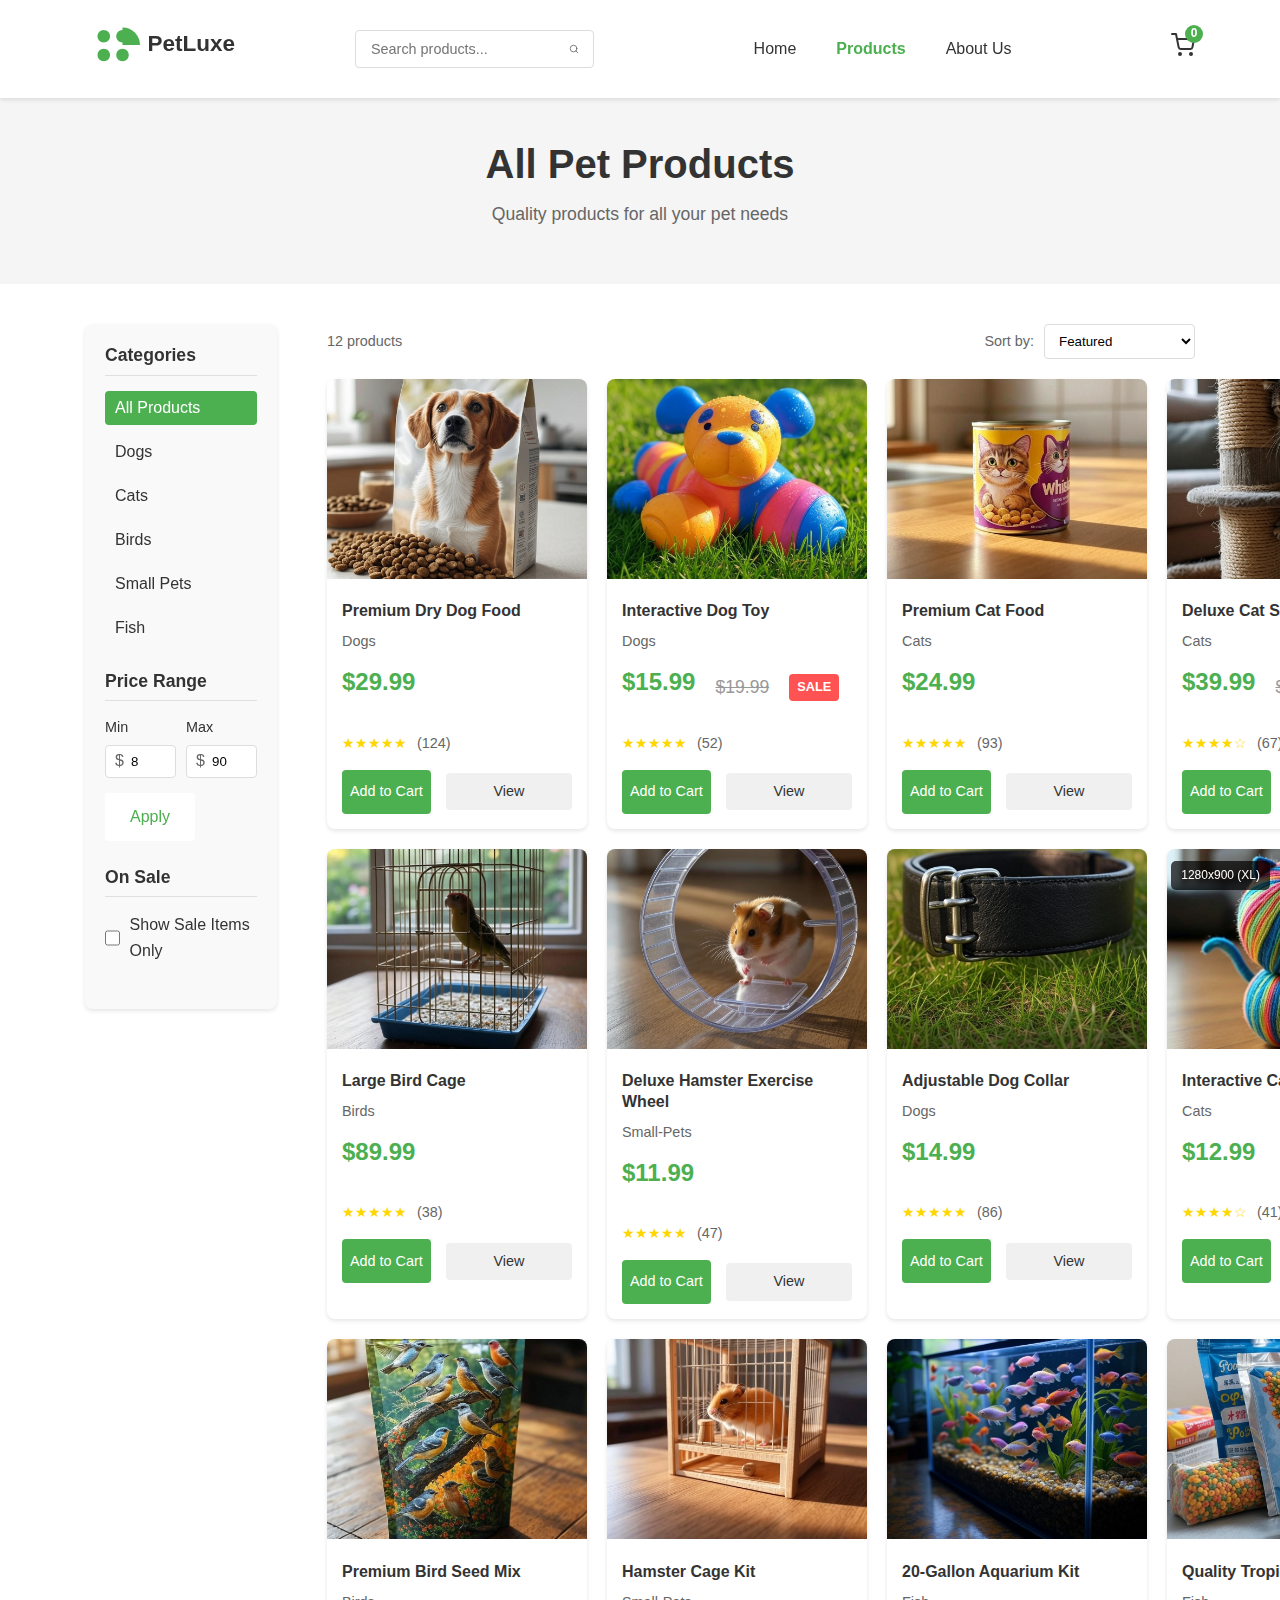
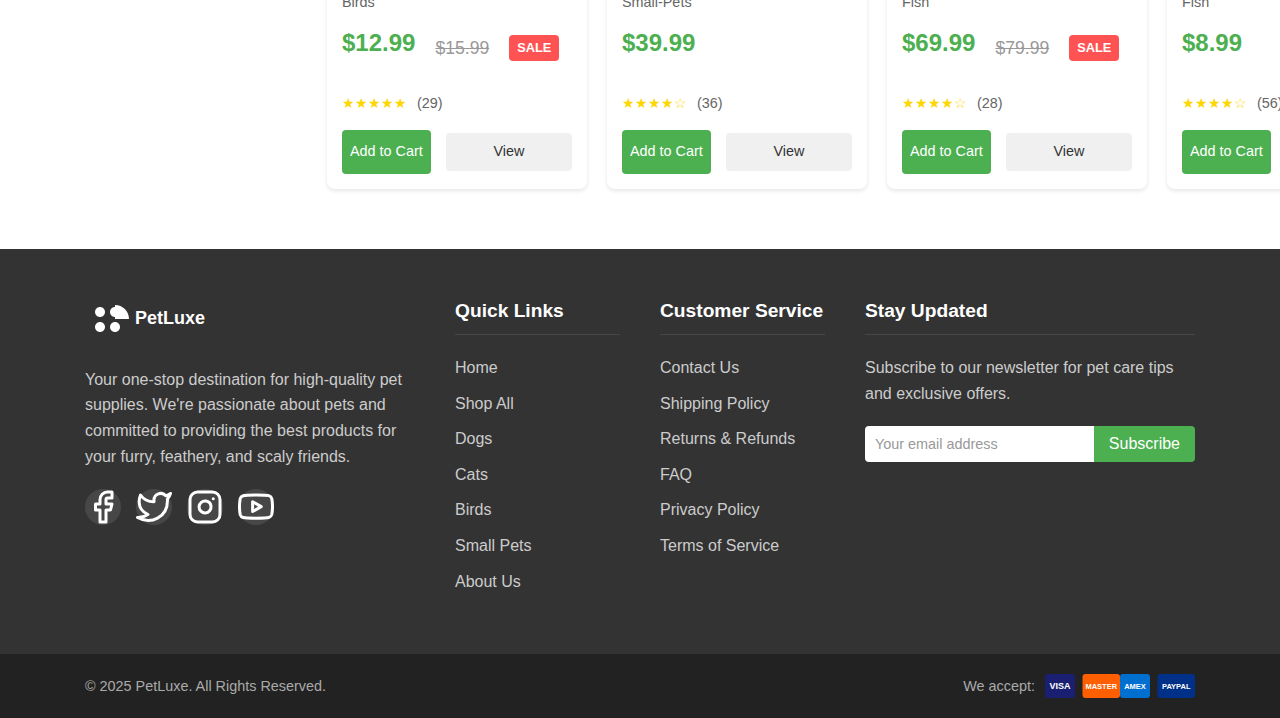
<file: products.html>
<!DOCTYPE html>
<html lang="en">
    <head>
        <meta charset="UTF-8">
        <meta name="viewport" content="width=device-width, initial-scale=1.0">
        <title>Shop All Pet Products - PetLuxe</title>
        <meta name="description" content="Browse our wide selection of pet supplies including food, toys, accessories and more for all types of pets.">
        <link rel="stylesheet" href="css/style.css">
        <link rel="stylesheet" href="css/responsive.css">
        <script src="js/main.js" defer></script>
        <script src="js/products.js" defer></script>
    </head>
    <body>
        <header class="site-header">
            <div class="container">
                <div class="header-content">
                    <div class="logo">
                        <a href="index.html">
                            <img src="assets/icons/pet-luxe-logo.svg" alt="PetLuxe Logo">
                        </a>
                    </div>

                    <div class="search-bar">
                        <form id="search-form" class="search-form">
                            <input type="text" id="search-input" placeholder="Search products..." aria-label="Search products">
                            <button type="submit" aria-label="Submit search">
                                <svg xmlns="http://www.w3.org/2000/svg" width="20" height="20" viewBox="0 0 24 24" fill="none" stroke="currentColor" stroke-width="2" stroke-linecap="round" stroke-linejoin="round">
                                    <circle cx="11" cy="11" r="8"></circle>
                                    <line x1="21" y1="21" x2="16.65" y2="16.65"></line>
                                </svg>
                            </button>
                        </form>
                        <div id="search-results" class="search-results hidden"></div>
                    </div>

                    <nav class="main-nav">
                        <button class="mobile-menu-toggle" aria-label="Toggle Menu">
                            <span class="bar"></span>
                            <span class="bar"></span>
                            <span class="bar"></span>
                        </button>

                        <ul class="nav-links">
                            <li><a href="index.html" class="nav-link">Home</a></li>
                            <li class="dropdown">
                                <a href="products.html" class="nav-link">Products</a>
                                <ul class="dropdown-menu">
                                    <li><a href="products.html?category=dogs">Dogs</a></li>
                                    <li><a href="products.html?category=cats">Cats</a></li>
                                    <li><a href="products.html?category=birds">Birds</a></li>
                                    <li><a href="products.html?category=small-pets">Small Pets</a></li>
                                </ul>
                            </li>
                            <li><a href="about.html" class="nav-link">About Us</a></li>
                            <li class="mobile-only"><a href="cart.html" class="nav-link">Shopping Cart</a></li>
                        </ul>
                    </nav>

                    <div class="header-cart">
                        <a href="cart.html" class="cart-icon" aria-label="View Shopping Cart">
                            <svg xmlns="http://www.w3.org/2000/svg" width="24" height="24" viewBox="0 0 24 24" fill="none" stroke="currentColor" stroke-width="2" stroke-linecap="round" stroke-linejoin="round">
                                <circle cx="9" cy="21" r="1"></circle>
                                <circle cx="20" cy="21" r="1"></circle>
                                <path d="M1 1h4l2.68 13.39a2 2 0 0 0 2 1.61h9.72a2 2 0 0 0 2-1.61L23 6H6"></path>
                            </svg>
                            <span class="cart-count">0</span>
                        </a>
                    </div>
                </div>
            </div>
        </header>

        <main>
            <section class="page-header">
                <div class="container">
                    <h1 id="products-title">All Pet Products</h1>
                    <p id="products-description">Quality products for all your pet needs</p>
                </div>
            </section>

            <div class="container">
                <div class="products-container">
                    <aside class="filters">
                        <div class="filter-group">
                            <h3>Categories</h3>
                            <ul class="category-filters">
                                <li>
                                    <button class="filter-btn category-btn active" data-category="all">All Products</button>
                                </li>
                                <!-- Category buttons will be added with JavaScript -->
                            </ul>
                        </div>

                        <div class="filter-group">
                            <h3>Price Range</h3>
                            <div class="price-slider">
                                <div class="price-inputs">
                                    <div class="price-input">
                                        <label for="min-price">Min</label>
                                        <div class="input-wrapper">
                                            <span class="currency">$</span>
                                            <input type="number" id="min-price" min="0" max="100" value="0">
                                        </div>
                                    </div>
                                    <div class="price-input">
                                        <label for="max-price">Max</label>
                                        <div class="input-wrapper">
                                            <span class="currency">$</span>
                                            <input type="number" id="max-price" min="0" max="100" value="100">
                                        </div>
                                    </div>
                                </div>
                                <button id="apply-price-filter" class="btn btn-secondary">Apply</button>
                            </div>
                        </div>

                        <div class="filter-group">
                            <h3>On Sale</h3>
                            <div class="checkbox-filter">
                                <input type="checkbox" id="sale-filter" class="filter-checkbox">
                                <label for="sale-filter">Show Sale Items Only</label>
                            </div>
                        </div>

                        <div class="filter-group mobile-only">
                            <button id="clear-filters" class="btn btn-secondary">Clear All Filters</button>
                        </div>
                    </aside>

                    <section class="products-section">
                        <div class="products-header">
                            <div class="products-count">
                                <span id="product-count">0</span> products
                            </div>
                            <div class="sort-options">
                                <label for="sort-select">Sort by:</label>
                                <select id="sort-select">
                                    <option value="featured">Featured</option>
                                    <option value="price-asc">Price: Low to High</option>
                                    <option value="price-desc">Price: High to Low</option>
                                    <option value="name-asc">Name: A to Z</option>
                                    <option value="name-desc">Name: Z to A</option>
                                    <option value="rating-desc">Top Rated</option>
                                </select>
                            </div>
                        </div>

                        <div class="product-grid">
                            <!-- Product cards will be populated with JavaScript -->
                        </div>

                        <div id="no-products-message" class="hidden">
                            <p>No products match your current filters. Please try different filter options.</p>
                            <button id="reset-filters" class="btn btn-primary">Reset Filters</button>
                        </div>
                    </section>
                </div>
            </div>
        </main>

        <footer class="site-footer">
            <div class="footer-top">
                <div class="container">
                    <div class="footer-grid">
                        <div class="footer-column footer-about">
                            <div class="footer-logo">
                                <img src="assets/icons/pet-luxe-logo-white.svg" alt="PetLuxe Logo">
                            </div>
                            <p>Your one-stop destination for high-quality pet supplies. We're passionate about pets and committed to providing the best products for your furry, feathery, and scaly friends.</p>
                            <div class="social-links">
                                <a href="https://facebook.com/" target="_blank" rel="noopener noreferrer" aria-label="Follow us on Facebook">
                                    <svg xmlns="http://www.w3.org/2000/svg" width="24" height="24" viewBox="0 0 24 24" fill="none" stroke="currentColor" stroke-width="2" stroke-linecap="round" stroke-linejoin="round">
                                        <path d="M18 2h-3a5 5 0 0 0-5 5v3H7v4h3v8h4v-8h3l1-4h-4V7a1 1 0 0 1 1-1h3z"></path>
                                    </svg>
                                </a>
                                <a href="https://twitter.com/" target="_blank" rel="noopener noreferrer" aria-label="Follow us on Twitter">
                                    <svg xmlns="http://www.w3.org/2000/svg" width="24" height="24" viewBox="0 0 24 24" fill="none" stroke="currentColor" stroke-width="2" stroke-linecap="round" stroke-linejoin="round">
                                        <path d="M23 3a10.9 10.9 0 0 1-3.14 1.53 4.48 4.48 0 0 0-7.86 3v1A10.66 10.66 0 0 1 3 4s-4 9 5 13a11.64 11.64 0 0 1-7 2c9 5 20 0 20-11.5a4.5 4.5 0 0 0-.08-.83A7.72 7.72 0 0 0 23 3z"></path>
                                    </svg>
                                </a>
                                <a href="https://instagram.com/" target="_blank" rel="noopener noreferrer" aria-label="Follow us on Instagram">
                                    <svg xmlns="http://www.w3.org/2000/svg" width="24" height="24" viewBox="0 0 24 24" fill="none" stroke="currentColor" stroke-width="2" stroke-linecap="round" stroke-linejoin="round">
                                        <rect x="2" y="2" width="20" height="20" rx="5" ry="5"></rect>
                                        <path d="M16 11.37A4 4 0 1 1 12.63 8 4 4 0 0 1 16 11.37z"></path>
                                        <line x1="17.5" y1="6.5" x2="17.51" y2="6.5"></line>
                                    </svg>
                                </a>
                                <a href="https://youtube.com/" target="_blank" rel="noopener noreferrer" aria-label="Subscribe to our YouTube">
                                    <svg xmlns="http://www.w3.org/2000/svg" width="24" height="24" viewBox="0 0 24 24" fill="none" stroke="currentColor" stroke-width="2" stroke-linecap="round" stroke-linejoin="round">
                                        <path d="M22.54 6.42a2.78 2.78 0 0 0-1.94-2C18.88 4 12 4 12 4s-6.88 0-8.6.46a2.78 2.78 0 0 0-1.94 2A29 29 0 0 0 1 11.75a29 29 0 0 0 .46 5.33A2.78 2.78 0 0 0 3.4 19c1.72.46 8.6.46 8.6.46s6.88 0 8.6-.46a2.78 2.78 0 0 0 1.94-2 29 29 0 0 0 .46-5.25 29 29 0 0 0-.46-5.33z"></path>
                                        <polygon points="9.75 15.02 15.5 11.75 9.75 8.48 9.75 15.02"></polygon>
                                    </svg>
                                </a>
                            </div>
                        </div>

                        <div class="footer-column footer-links">
                            <h3>Quick Links</h3>
                            <ul>
                                <li><a href="index.html">Home</a></li>
                                <li><a href="products.html">Shop All</a></li>
                                <li><a href="products.html?category=dogs">Dogs</a></li>
                                <li><a href="products.html?category=cats">Cats</a></li>
                                <li><a href="products.html?category=birds">Birds</a></li>
                                <li><a href="products.html?category=small-pets">Small Pets</a></li>
                                <li><a href="about.html">About Us</a></li>
                            </ul>
                        </div>

                        <div class="footer-column footer-links">
                            <h3>Customer Service</h3>
                            <ul>
                                <li><a href="#">Contact Us</a></li>
                                <li><a href="#">Shipping Policy</a></li>
                                <li><a href="#">Returns & Refunds</a></li>
                                <li><a href="#">FAQ</a></li>
                                <li><a href="#">Privacy Policy</a></li>
                                <li><a href="#">Terms of Service</a></li>
                            </ul>
                        </div>

                        <div class="footer-column footer-newsletter">
                            <h3>Stay Updated</h3>
                            <p>Subscribe to our newsletter for pet care tips and exclusive offers.</p>
                            <form id="footer-newsletter-form" class="footer-newsletter-form">
                                <div class="form-group">
                                    <input type="email" id="footer-email" name="email" placeholder="Your email address" required>
                                    <button type="submit" class="btn btn-primary">Subscribe</button>
                                </div>
                                <div class="form-message"></div>
                            </form>
                        </div>
                    </div>
                </div>
            </div>

            <div class="footer-bottom">
                <div class="container">
                    <p>&copy; 2025 PetLuxe. All Rights Reserved.</p>
                    <div class="payment-methods">
                        <span>We accept:</span>
                        <img src="assets/icons/payment-methods.svg" alt="Accepted payment methods">
                    </div>
                </div>
            </div>
        </footer>

        <!-- Cookie Consent Banner -->
        <div id="cookie-consent" class="cookie-consent hidden">
            <div class="cookie-content">
                <p>We use cookies to improve your experience on our website. By browsing this website, you agree to our use of cookies.</p>
                <div class="cookie-buttons">
                    <button id="cookie-accept" class="btn btn-primary">Accept</button>
                    <button id="cookie-decline" class="btn btn-secondary">Decline</button>
                    <a href="#" class="cookie-learn-more">Learn More</a>
                </div>
            </div>
        </div>
    </body>
</html>
</file>
<file: css/responsive.css>
/*
 * PetLuxe Ecommerce - Responsive Styles
 * Contains all media queries for responsive design
 */

/* Base Mobile First Approach */
/* Styles for screens smaller than 576px are in the main stylesheet */

/* Newsletter Responsive */
@media (max-width: 575px) {
    /* General spacing adjustments */
    .container {
        padding: 0 15px;
    }

    /* Header adjustments */
    .logo img {
        height: 35px; /* Slightly smaller logo on very small screens */
    }

    /* Adjust page headers for smaller screens */
    .page-header {
        padding: 30px 0;
    }

    .page-header h1 {
        font-size: 1.8rem;
    }

    /* Product card adjustments for very small screens */
    .product-card h3 {
        font-size: 0.9rem;
    }

    .product-price {
        font-size: 1rem;
    }

    /* Simplify buttons on small screens */
    .product-actions {
        flex-direction: column;
        gap: 10px;
    }

    .product-actions .btn {
        width: 100%;
    }

    /* Adjust footer for very small screens */
    .footer-top {
        padding: 40px 0 20px;
    }

    .footer-logo img {
        height: 35px;
    }

    /* Cookie consent banner adjustments */
    .cookie-content {
        gap: 10px;
    }

    .cookie-buttons {
        width: 100%;
    }

    .cookie-buttons .btn {
        flex: 1;
    }

    .cookie-learn-more {
        margin-left: 0;
        margin-top: 10px;
        width: 100%;
        justify-content: center;
    }

    .form-group {
        flex-direction: column;
    }

    .form-group input {
        width: 100%;
        margin-bottom: 10px;
        border-radius: 4px;
    }

    .form-group button {
        width: 100%;
        border-radius: 4px;
    }
}

/* Small devices (landscape phones, 576px and up) */
@media (min-width: 576px) {
    .header-content {
        padding: 15px 10px;
    }

    .product-card {
        width: 240px;
    }

    .product-grid {
        grid-template-columns: repeat(2, 1fr);
    }

    .team-grid {
        grid-template-columns: repeat(2, 1fr);
    }

    .locations-list {
        grid-template-columns: repeat(2, 1fr);
    }

    .contact-info {
        grid-template-columns: repeat(2, 1fr);
    }
}

/* Hero Section Responsive */
@media (max-width: 767px) {
    .carousel-container {
        height: 500px;
    }

    .carousel-slide {
        flex-direction: column-reverse;
        justify-content: center;
        padding: 20px 5%;
    }

    .hero-content {
        max-width: 100%;
        text-align: center;
        margin-top: 20px;
    }

    .hero-image {
        max-width: 80%;
        max-height: 50%;
    }
}

/* Medium devices (tablets, 768px and up) */
@media (min-width: 768px) {
    .search-bar {
        display: block;
    }

    .header-content {
        justify-content: space-between;
    }

    .mobile-menu-toggle {
        display: none;
    }

    .nav-links {
        display: flex;
        align-items: center;
        justify-content: center;
        position: static;
        box-shadow: none;
        padding: 0;
    }

    .nav-links li {
        margin: 0 15px;
        padding: 0;
    }

    .dropdown-menu {
        position: absolute;
        top: 100%;
        left: 0;
        background: white;
        border-radius: 4px;
        box-shadow: 0 4px 6px rgba(0, 0, 0, 0.1);
        min-width: 150px;
        padding: 10px 0;
        z-index: 10;
    }

    .dropdown-menu li {
        margin: 0;
        padding: 8px 15px;
    }

    .mobile-only {
        display: none;
    }

    .category-grid {
        grid-template-columns: repeat(4, 1fr);
    }

    .category-card img {
        height: 180px;
    }

    .hero-content h1 {
        font-size: 2.5rem;
    }

    .hero-content p {
        font-size: 1.2rem;
    }

    .section-title {
        font-size: 2.2rem;
    }

    .products-container {
        flex-direction: row;
    }

    .filters {
        width: 25%;
        position: sticky;
        top: 100px;
        align-self: flex-start;
        max-height: calc(100vh - 100px);
        overflow-y: auto;
    }

    .products-section {
        width: 75%;
        padding-left: 20px;
    }

    .mobile-only {
        display: none;
    }

    .product-grid {
        grid-template-columns: repeat(2, 1fr);
    }

    .product-detail-grid {
        flex-direction: row;
        gap: 40px;
    }

    .product-gallery {
        width: 55%;
    }

    .product-info {
        width: 45%;
    }

    .related-products-grid {
        grid-template-columns: repeat(3, 1fr);
    }

    .cart-container {
        flex-direction: row;
    }

    .cart-items {
        width: 70%;
    }

    .cart-summary {
        width: 30%;
        position: sticky;
        top: 100px;
    }

    /* Cart item layout changes */
    .cart-header {
        display: grid;
        grid-template-columns: 3fr 1fr 2fr 1fr 1fr;
        gap: 10px;
        align-items: center;
    }

    .cart-item {
        display: grid;
        grid-template-columns: 3fr 1fr 2fr 1fr 1fr;
        gap: 10px;
        align-items: center;
        padding: 20px 0;
    }

    .cart-item-image {
        display: none;
    }

    .cart-item-details {
        display: flex;
        align-items: center;
        margin-bottom: 0;
    }

    .cart-item-image-desktop {
        display: block;
        width: 60px;
        height: 60px;
        border-radius: 4px;
        object-fit: cover;
        margin-right: 15px;
    }

    .cart-item-info {
        flex: 1;
    }

    .cart-item-controls {
        display: block;
    }

    .form-row {
        flex-direction: row;
        gap: 20px;
    }

    .form-row .form-group {
        flex: 1;
    }

    .shipping-option label {
        padding: 15px 20px;
    }

    .order-confirmation {
        padding: 60px 40px;
    }

    .story-container {
        flex-direction: row;
    }

    .story-image {
        width: 40%;
    }

    .story-content {
        width: 60%;
        padding-left: 30px;
    }

    .locations-container {
        flex-direction: row;
    }

    .locations-list {
        width: 40%;
        grid-template-columns: repeat(1, 1fr);
    }

    .map-container {
        width: 60%;
        height: auto;
    }

    .contact-container {
        flex-direction: row;
    }

    .contact-info {
        width: 40%;
        grid-template-columns: repeat(1, 1fr);
    }

    .contact-form-container {
        width: 60%;
    }

    .footer-grid {
        grid-template-columns: repeat(2, 1fr);
    }

    .footer-about {
        grid-column: span 2;
    }

    .footer-bottom .container {
        flex-direction: row;
        justify-content: space-between;
    }

    .cookie-content {
        flex-direction: row;
        align-items: center;
        justify-content: space-between;
    }
}

/* Large devices (desktops, 992px and up) */
@media (min-width: 992px) {
    .container {
        max-width: 960px;
        margin: 0 auto;
    }

    .nav-links li {
        margin: 0 20px;
    }

    .logo img {
        height: 45px;
    }

    .product-carousel {
        padding: 0 60px;
    }

    .product-card {
        width: 260px;
    }

    .product-card img {
        height: 200px;
    }

    .product-detail-grid {
        gap: 50px;
    }

    .product-grid {
        grid-template-columns: repeat(3, 1fr);
    }

    .page-header h1 {
        font-size: 2.5rem;
    }

    .product-gallery {
        width: 60%;
    }

    .product-info {
        width: 40%;
    }

    .product-info h1 {
        font-size: 2rem;
    }

    .related-products-grid {
        grid-template-columns: repeat(4, 1fr);
    }

    .cart-items {
        width: 65%;
    }

    .cart-summary {
        width: 35%;
    }

    .cart-item-image-desktop {
        width: 80px;
        height: 80px;
    }

    .team-grid {
        grid-template-columns: repeat(4, 1fr);
    }

    .locations-list {
        width: 35%;
    }

    .map-container {
        width: 65%;
    }

    .contact-info {
        width: 35%;
    }

    .contact-form-container {
        width: 65%;
    }

    .form-section {
        padding: 30px;
    }

    .footer-grid {
        grid-template-columns: 2fr 1fr 1fr 2fr;
    }

    .footer-about {
        grid-column: span 1;
    }
}

/* Extra large devices (large desktops, 1200px and up) */
@media (min-width: 1200px) {
    .container {
        max-width: 1140px;
    }

    .header-content {
        padding: 20px 0;
    }

    .hero-content h1 {
        font-size: 2.8rem;
    }

    .hero-content p {
        font-size: 1.3rem;
    }

    .logo img {
        height: 50px;
    }

    .filters {
        width: 20%;
    }

    .footer-grid {
        gap: 40px;
    }

    .product-grid {
        grid-template-columns: repeat(4, 1fr);
    }

    .products-section {
        width: 80%;
    }
}

/* Print Styles */
@media print {
    /* Hide navigation, footer, and buttons when printing */
    .site-header,
    .site-footer,
    .btn,
    .cookie-consent {
        display: none !important;
    }

    /* Simplify layout for printing */
    body {
        font-size: 12pt;
        color: #000;
        background: #fff;
    }

    .container {
        width: 100%;
        max-width: 100%;
    }

    /* Ensure product images print well */
    .product-image {
        max-width: 300px;
    }

    /* Force page breaks before major sections */
    .page-header {
        page-break-before: always;
    }

    /* Prevent page breaks inside product cards */
    .product-card {
        page-break-inside: avoid;
    }

    /* Add visible URLs after links */
    a::after {
        content: " (" attr(href) ")";
        font-size: 0.8em;
        font-weight: normal;
    }
}
</file>
<file: css/style.css>
/*
 * PetLuxe Ecommerce - Main Stylesheet
 * Contains all styles for the PetLuxe website
 */

/* Base Styles & Reset */
/* Font Rendering Optimizations */
html {
    -webkit-font-smoothing: antialiased;
    -moz-osx-font-smoothing: grayscale;
    text-rendering: optimizeLegibility;
}

* {
    margin: 0;
    padding: 0;
    box-sizing: border-box;
}

body {
    font-family: 'Segoe UI', Tahoma, Geneva, Verdana, sans-serif;
    line-height: 1.6;
    color: #333;
    font-size: 16px;
}

h1, h2, h3, h4, h5, h6 {
    font-family: 'Segoe UI', Tahoma, Geneva, Verdana, sans-serif;
    font-weight: 600;
    line-height: 1.3;
    margin-top: 0;
    color: #333;
}

h1 {
    font-size: 2.5rem;
    margin-bottom: 1.5rem;
}

h2 {
    font-size: 2rem;
    margin-bottom: 1.25rem;
}

h3 {
    font-size: 1.5rem;
    margin-bottom: 1rem;
}

h4 {
    font-size: 1.25rem;
    margin-bottom: 0.75rem;
}

h5 {
    font-size: 1.1rem;
    margin-bottom: 0.5rem;
}

h6 {
    font-size: 1rem;
    margin-bottom: 0.5rem;
}

p {
    margin-top: 0;
    margin-bottom: 1rem;
}

/* Consistent Spacing */
.section-spacing {
    padding: 60px 0;
}

.section-spacing-sm {
    padding: 30px 0;
}

.mt-0 { margin-top: 0; }
.mb-0 { margin-bottom: 0; }
.ml-0 { margin-left: 0; }
.mr-0 { margin-right: 0; }

.mt-1 { margin-top: 0.5rem; }
.mb-1 { margin-bottom: 0.5rem; }
.ml-1 { margin-left: 0.5rem; }
.mr-1 { margin-right: 0.5rem; }

.mt-2 { margin-top: 1rem; }
.mb-2 { margin-bottom: 1rem; }
.ml-2 { margin-left: 1rem; }
.mr-2 { margin-right: 1rem; }

.mt-3 { margin-top: 1.5rem; }
.mb-3 { margin-bottom: 1.5rem; }
.ml-3 { margin-left: 1.5rem; }
.mr-3 { margin-right: 1.5rem; }

.mt-4 { margin-top: 2rem; }
.mb-4 { margin-bottom: 2rem; }
.ml-4 { margin-left: 2rem; }
.mr-4 { margin-right: 2rem; }

.mt-5 { margin-top: 3rem; }
.mb-5 { margin-bottom: 3rem; }
.ml-5 { margin-left: 3rem; }
.mr-5 { margin-right: 3rem; }

/* Focus Styles for Accessibility */
a:focus,
button:focus,
input:focus,
select:focus,
textarea:focus {
    outline: 2px solid #4CAF50;
    outline-offset: 2px;
}

img {
    max-width: 100%;
}

a {
    text-decoration: none;
    color: #4CAF50;
    transition: color 0.2s ease;
}

a:hover {
    color: #45a049;
    text-decoration: underline;
}

ul {
    list-style: none;
}

button, .btn {
    cursor: pointer;
    background-color: #4CAF50;
    color: white;
    border: none;
    padding: 10px 15px;
    font-size: 1rem;
    border-radius: 4px;
    transition: background-color 0.3s ease;
}

button:hover, .btn:hover {
    background-color: #45a049;
}

/* Improved Button Styles */
.btn {
    display: inline-block;
    font-weight: 500;
    text-align: center;
    white-space: nowrap;
    vertical-align: middle;
    user-select: none;
    border: 1px solid transparent;
    padding: 0.5rem 1rem;
    font-size: 1rem;
    line-height: 1.5;
    border-radius: 0.25rem;
    transition: all 0.2s ease-in-out;
    cursor: pointer;
}

.btn:focus {
    outline: 0;
    box-shadow: 0 0 0 3px rgba(76, 175, 80, 0.25);
}

.btn:disabled {
    opacity: 0.65;
    cursor: not-allowed;
}

/* Image Optimization Placeholder Styles */
.img-fluid {
    max-width: 100%;
    height: auto;
}

.img-responsive {
    display: block;
    max-width: 100%;
    height: auto;
}

/* Container */
.container {
    width: 90%;
    max-width: 1200px;
    margin: 0 auto;
    padding: 0 15px;
}

/* Header & Navigation Styles */
.site-header {
    background-color: white;
    box-shadow: 0 2px 4px rgba(0, 0, 0, 0.1);
    position: sticky;
    top: 0;
    z-index: 1000;
}

.header-content {
    display: flex;
    justify-content: space-between;
    align-items: center;
    padding: 15px 0;
}

.logo {
    flex: 0 0 auto;
}

.logo img {
    height: 40px;
    width: auto;
}

/* Search Bar Styles */
.search-bar {
    position: relative;
    margin: 0 20px;
    flex: 1;
    max-width: 500px;
    display: none; /* Hidden on mobile by default */
}

.search-form {
    display: flex;
    position: relative;
}

.search-form input {
    width: 100%;
    padding: 10px 40px 10px 15px;
    border: 1px solid #ddd;
    border-radius: 4px;
    font-size: 0.9rem;
    transition: border-color 0.2s ease;
}

.search-form input:focus {
    border-color: #4CAF50;
    outline: none;
}

.search-form button {
    position: absolute;
    right: 0;
    top: 0;
    height: 100%;
    width: 40px;
    background: none;
    border: none;
    color: #666;
    cursor: pointer;
    display: flex;
    align-items: center;
    justify-content: center;
}

.search-form button:hover {
    color: #4CAF50;
}

/* Search Results Dropdown */
.search-results {
    position: absolute;
    top: 100%;
    left: 0;
    width: 100%;
    background-color: white;
    border: 1px solid #ddd;
    border-top: none;
    border-radius: 0 0 4px 4px;
    max-height: 300px;
    overflow-y: auto;
    z-index: 1000;
    box-shadow: 0 4px 6px rgba(0, 0, 0, 0.1);
}

.search-result-item {
    display: flex;
    align-items: center;
    padding: 10px;
    border-bottom: 1px solid #eee;
    transition: background-color 0.2s ease;
    cursor: pointer;
}

.search-result-item:last-child {
    border-bottom: none;
}

.search-result-item:hover {
    background-color: #f9f9f9;
}

.search-result-image {
    width: 50px;
    height: 50px;
    object-fit: cover;
    margin-right: 15px;
    border-radius: 4px;
}

.search-result-info {
    flex: 1;
}

.search-result-name {
    font-weight: 500;
    margin-bottom: 5px;
    color: #333;
}

.search-result-price {
    color: #4CAF50;
    font-size: 0.9rem;
}

.search-result-category {
    font-size: 0.8rem;
    color: #666;
    text-transform: capitalize;
}

.no-results {
    padding: 15px;
    text-align: center;
    color: #666;
}

.search-loading {
    display: flex;
    align-items: center;
    justify-content: center;
    padding: 20px;
}

.search-spinner {
    width: 20px;
    height: 20px;
    border: 2px solid rgba(0, 0, 0, 0.1);
    border-top-color: #4CAF50;
    border-radius: 50%;
    animation: search-spin 0.6s linear infinite;
    margin-right: 10px;
}

@keyframes search-spin {
    to { transform: rotate(360deg); }
}

/* Main Navigation */
.main-nav {
    flex: 1 0 auto;
}

.nav-links {
    display: none; /* Hidden on mobile by default */
}

.nav-links.active {
    display: block;
    position: absolute;
    top: 70px;
    left: 0;
    width: 100%;
    background: white;
    box-shadow: 0 4px 6px rgba(0, 0, 0, 0.1);
    padding: 15px 0;
    z-index: 100;
}

.nav-links li {
    margin: 15px 0;
    padding: 0 20px;
}

.nav-link {
    color: #333;
    font-weight: 500;
    transition: color 0.3s ease;
}

.nav-link:hover {
    color: #4CAF50;
}

/* Dropdown Menu */
.dropdown {
    position: relative;
}

.dropdown-menu {
    display: none;
    padding-left: 15px;
    margin-top: 10px;
}

.dropdown-menu.show {
    display: block;
}

.dropdown-menu li {
    margin: 8px 0;
}

/* Mobile Menu Toggle */
.mobile-menu-toggle {
    display: block;
    background: transparent;
    border: none;
    padding: 5px;
    cursor: pointer;
}

.bar {
    display: block;
    width: 25px;
    height: 3px;
    margin: 5px auto;
    background-color: #333;
    transition: all 0.3s ease-in-out;
}

.mobile-menu-toggle.active .bar:nth-child(1) {
    transform: translateY(8px) rotate(45deg);
}

.mobile-menu-toggle.active .bar:nth-child(2) {
    opacity: 0;
}

.mobile-menu-toggle.active .bar:nth-child(3) {
    transform: translateY(-8px) rotate(-45deg);
}

.mobile-only {
    display: block;
}

/* Cart Icon */
.header-cart {
    margin-left: 20px;
}

.cart-icon {
    position: relative;
    display: inline-block;
}

.cart-icon svg {
    width: 24px;
    height: 24px;
    color: #333;
}

.cart-count {
    position: absolute;
    top: -8px;
    right: -8px;
    background-color: #4CAF50;
    color: white;
    font-size: 12px;
    font-weight: bold;
    width: 18px;
    height: 18px;
    border-radius: 50%;
    display: flex;
    align-items: center;
    justify-content: center;
}

/* Active page indicator */
.nav-link.active {
    color: #4CAF50;
    font-weight: 600;
}

/* Footer - To be completed in Task 9 */

/* Home Page Styles */

/* Typography */
.section-title {
    font-size: 2rem;
    margin-bottom: 1.5rem;
    text-align: center;
    color: #333;
}

/* Hero Section */
.hero {
    margin-bottom: 60px;
}

.hero-carousel {
    position: relative;
    overflow: hidden;
}

.carousel-container {
    position: relative;
    height: 400px;
}

.carousel-slide {
    position: absolute;
    top: 0;
    left: 0;
    width: 100%;
    height: 100%;
    display: flex;
    align-items: center;
    justify-content: space-between;
    padding: 0 5%;
    background-color: #f5f5f5;
    opacity: 0;
    transition: opacity 0.5s ease;
    z-index: 1;
}

.carousel-slide.active {
    opacity: 1;
    z-index: 2;
}

.hero-content {
    max-width: 50%;
    z-index: 2;
}

.hero-content h1 {
    font-size: 2rem;
    margin-bottom: 1rem;
    color: #333;
}

.hero-content p {
    font-size: 1.1rem;
    margin-bottom: 1.5rem;
    color: #666;
}

.hero-image {
    max-width: 45%;
    max-height: 100%;
    object-fit: cover;
    border-radius: 8px;
    box-shadow: 0 4px 8px rgba(0, 0, 0, 0.1);
}

.carousel-btn {
    position: absolute;
    top: 50%;
    transform: translateY(-50%);
    background-color: rgba(255, 255, 255, 0.8);
    border: none;
    width: 40px;
    height: 40px;
    border-radius: 50%;
    display: flex;
    align-items: center;
    justify-content: center;
    cursor: pointer;
    z-index: 3;
    transition: background-color 0.3s ease;
}

.carousel-btn:hover {
    background-color: rgba(255, 255, 255, 1);
}

.carousel-btn.prev {
    left: 20px;
}

.carousel-btn.next {
    right: 20px;
}

.carousel-dots {
    position: absolute;
    bottom: 20px;
    left: 50%;
    transform: translateX(-50%);
    display: flex;
    gap: 10px;
    z-index: 3;
}

.dot {
    width: 12px;
    height: 12px;
    border-radius: 50%;
    background-color: rgba(255, 255, 255, 0.5);
    border: none;
    cursor: pointer;
    transition: background-color 0.3s ease;
}

.dot.active {
    background-color: #4CAF50;
}

/* Performance Optimizations */
.will-change-transform {
    will-change: transform;
}

.hardware-accelerated {
    transform: translateZ(0);
    backface-visibility: hidden;
}

/* Apply these classes to elements that animate frequently */
.hero-carousel,
.carousel-slide,
.product-card:hover {
    will-change: transform;
    transform: translateZ(0);
}

/* Featured Categories */
.featured-categories {
    padding: 40px 0;
}

.category-grid {
    display: grid;
    grid-template-columns: repeat(2, 1fr);
    gap: 20px;
    margin-top: 20px;
}

.category-card {
    display: block;
    position: relative;
    border-radius: 8px;
    overflow: hidden;
    box-shadow: 0 4px 8px rgba(0, 0, 0, 0.1);
    transition: transform 0.3s ease;
}

.category-card:hover {
    transform: translateY(-5px);
}

.category-card img {
    width: 100%;
    height: 150px;
    object-fit: cover;
}

.category-card h3 {
    position: absolute;
    bottom: 0;
    left: 0;
    width: 100%;
    padding: 10px;
    margin: 0;
    background-color: rgba(255, 255, 255, 0.8);
    color: #333;
    font-size: 1.2rem;
    text-align: center;
}

/* Promotional Banner */
.promotional-banner {
    background-color: #4CAF50;
    padding: 40px 0;
    margin: 60px 0;
    color: white;
}

.promo-content {
    text-align: center;
}

.promo-content h2 {
    font-size: 1.8rem;
    margin-bottom: 15px;
}

.promo-content p {
    font-size: 1.1rem;
    margin-bottom: 20px;
}

.btn-secondary {
    background-color: white;
    color: #4CAF50;
}

.btn-secondary:hover {
    background-color: #f0f0f0;
}

/* Featured Products */
.featured-products {
    padding: 40px 0;
}

.product-carousel {
    position: relative;
    overflow: hidden;
    padding: 0 40px;
}

.product-carousel-container {
    display: flex;
    gap: 20px;
    overflow-x: auto;
    scroll-behavior: smooth;
    -ms-overflow-style: none;  /* Hide scrollbar for IE and Edge */
    scrollbar-width: none;  /* Hide scrollbar for Firefox */
    padding: 10px 0;
}

.product-carousel-container::-webkit-scrollbar {
    display: none;  /* Hide scrollbar for Chrome, Safari and Opera */
}

.product-card {
    flex: 0 0 auto;
    width: 220px;
    border-radius: 8px;
    overflow: hidden;
    box-shadow: 0 4px 8px rgba(0, 0, 0, 0.1);
    background-color: white;
    transition: transform 0.3s ease;
}

.product-card:hover {
    transform: translateY(-5px);
}

.product-card img {
    width: 100%;
    height: 180px;
    object-fit: cover;
}

.product-card-content {
    padding: 15px;
}

.product-card h3 {
    font-size: 1rem;
    margin-bottom: 10px;
    color: #333;
}

.product-price {
    font-weight: 600;
    color: #4CAF50;
    font-size: 1.1rem;
    margin-bottom: 10px;
}

.product-card .btn {
    width: 100%;
    padding: 8px;
    font-size: 0.9rem;
}

/* Newsletter Section */
.newsletter {
    background-color: #f5f5f5;
    padding: 60px 0;
}

.newsletter-content {
    text-align: center;
    max-width: 600px;
    margin: 0 auto;
}

.newsletter h2 {
    margin-bottom: 15px;
    color: #333;
}

.newsletter p {
    margin-bottom: 25px;
    color: #666;
}

.newsletter-form {
    display: flex;
    flex-direction: column;
    align-items: center;
}

.form-group {
    display: flex;
    width: 100%;
    max-width: 500px;
    margin-bottom: 15px;
}

.form-group input {
    flex: 1;
    padding: 12px 15px;
    border: 1px solid #ddd;
    border-radius: 4px 0 0 4px;
    font-size: 1rem;
}

.form-group button {
    border-radius: 0 4px 4px 0;
}

.form-message {
    height: 20px;
    color: #4CAF50;
}

.form-message.error {
    color: #f44336;
}

/* Button Styles */
.btn {
    display: inline-block;
    padding: 12px 25px;
    font-weight: 500;
    text-align: center;
    text-decoration: none;
    cursor: pointer;
    border: none;
    border-radius: 4px;
    transition: background-color 0.3s ease;
}

.btn-primary {
    background-color: #4CAF50;
    color: white;
}

.btn-primary:hover {
    background-color: #45a049;
}

/* Products Page Styles */

/* Page Header */
.page-header {
    background-color: #f5f5f5;
    padding: 40px 0;
    margin-bottom: 40px;
    text-align: center;
}

.page-header h1 {
    font-size: 2rem;
    margin-bottom: 10px;
    color: #333;
}

.page-header p {
    color: #666;
    font-size: 1.1rem;
}

/* Products Container */
.products-container {
    display: flex;
    flex-direction: column;
    gap: 30px;
    margin-bottom: 60px;
}

/* Filters */
.filters {
    width: 100%;
    background-color: #f9f9f9;
    border-radius: 8px;
    padding: 20px;
    box-shadow: 0 2px 4px rgba(0, 0, 0, 0.1);
}

.filter-group {
    margin-bottom: 25px;
}

.filter-group h3 {
    font-size: 1.1rem;
    margin-bottom: 15px;
    padding-bottom: 8px;
    border-bottom: 1px solid #e0e0e0;
}

.category-filters {
    display: flex;
    flex-direction: column;
    gap: 10px;
}

.filter-btn {
    background: none;
    border: none;
    text-align: left;
    padding: 8px 10px;
    color: #333;
    cursor: pointer;
    border-radius: 4px;
    transition: background-color 0.2s ease;
}

.filter-btn:hover {
    background-color: #eaeaea;
}

.filter-btn.active {
    background-color: #4CAF50;
    color: white;
}

/* Price Range Filter */
.price-slider {
    margin-top: 15px;
}

.price-inputs {
    display: flex;
    justify-content: space-between;
    margin-bottom: 15px;
    gap: 10px;
}

.price-input {
    flex: 1;
}

.price-input label {
    display: block;
    margin-bottom: 5px;
    font-size: 0.9rem;
}

.input-wrapper {
    position: relative;
}

.currency {
    position: absolute;
    left: 10px;
    top: 50%;
    transform: translateY(-50%);
    color: #666;
}

.price-input input {
    width: 100%;
    padding: 8px 8px 8px 25px;
    border: 1px solid #ddd;
    border-radius: 4px;
}

/* Checkbox Filter */
.checkbox-filter {
    display: flex;
    align-items: center;
    gap: 10px;
    margin-top: 15px;
}

.filter-checkbox {
    width: 18px;
    height: 18px;
    cursor: pointer;
}

/* Products Section */
.products-section {
    width: 100%;
}

.products-header {
    display: flex;
    justify-content: space-between;
    align-items: center;
    margin-bottom: 20px;
}

.products-count {
    font-size: 0.9rem;
    color: #666;
}

.sort-options {
    display: flex;
    align-items: center;
    gap: 10px;
}

.sort-options label {
    font-size: 0.9rem;
    color: #666;
}

.sort-options select {
    padding: 8px 10px;
    border: 1px solid #ddd;
    border-radius: 4px;
    background-color: white;
}

/* Product Grid */
.product-grid {
    display: grid;
    grid-template-columns: repeat(1, 1fr);
    gap: 20px;
}

.product-card {
    border-radius: 8px;
    overflow: hidden;
    box-shadow: 0 2px 4px rgba(0, 0, 0, 0.1);
    background-color: white;
    transition: transform 0.3s ease, box-shadow 0.3s ease;
}

.product-card:hover {
    transform: translateY(-5px);
    box-shadow: 0 4px 8px rgba(0, 0, 0, 0.15);
}

.product-card img {
    width: 100%;
    height: 200px;
    object-fit: cover;
}

.product-card-content {
    padding: 15px;
}

.product-card h3 {
    font-size: 1rem;
    margin-bottom: 8px;
    color: #333;
}

.product-card-content a {
    color: inherit;
    text-decoration: none;
}

.product-category {
    font-size: 0.8rem;
    color: #666;
    margin-bottom: 10px;
    text-transform: capitalize;
}

.product-price-container {
    display: flex;
    align-items: center;
    gap: 10px;
    margin-bottom: 15px;
}

.product-price {
    font-weight: 600;
    color: #4CAF50;
    font-size: 1.1rem;
}

.original-price {
    text-decoration: line-through;
    color: #999;
    font-size: 0.9rem;
}

.sale-badge {
    background-color: #FF5252;
    color: white;
    font-size: 0.8rem;
    padding: 3px 6px;
    border-radius: 4px;
    font-weight: 600;
}

.product-rating {
    display: flex;
    align-items: center;
    gap: 5px;
    margin-bottom: 15px;
    font-size: 0.9rem;
    color: #666;
}

.stars {
    color: #FFD700;
}

.product-actions {
    display: flex;
    gap: 10px;
}

.btn-add-cart {
    flex: 1;
}

.btn-view {
    background-color: #f0f0f0;
    color: #333;
}

.btn-view:hover {
    background-color: #e0e0e0;
}

#no-products-message {
    text-align: center;
    padding: 40px 0;
}

#no-products-message p {
    margin-bottom: 20px;
    color: #666;
}

.hidden {
    display: none;
}

/* Clear filters button */
#clear-filters {
    width: 100%;
}

/* Product Detail Page Styles */

/* Breadcrumb navigation */
.breadcrumb {
    margin: 20px 0 30px;
}

.breadcrumb ol {
    display: flex;
    flex-wrap: wrap;
    list-style: none;
    padding: 0;
    margin: 0;
}

.breadcrumb li {
    font-size: 0.9rem;
    color: #666;
}

.breadcrumb li:not(:last-child)::after {
    content: "/";
    margin: 0 10px;
    color: #ccc;
}

.breadcrumb a {
    color: #666;
    text-decoration: none;
}

.breadcrumb a:hover {
    color: #4CAF50;
}

/* Loading spinner */
.loading-spinner {
    display: flex;
    flex-direction: column;
    align-items: center;
    justify-content: center;
    padding: 60px 0;
}

.spinner {
    width: 40px;
    height: 40px;
    border: 4px solid rgba(0, 0, 0, 0.1);
    border-left-color: #4CAF50;
    border-radius: 50%;
    animation: spin 1s linear infinite;
    margin-bottom: 15px;
}

@keyframes spin {
    to { transform: rotate(360deg); }
}

/* Error message */
.error-message {
    text-align: center;
    padding: 60px 0;
}

.error-message p {
    margin-bottom: 20px;
    color: #666;
    font-size: 1.1rem;
}

/* Product detail container */
.product-detail-container {
    margin-bottom: 60px;
}

.product-detail-grid {
    display: flex;
    flex-direction: column;
    gap: 30px;
    margin-bottom: 40px;
}

/* Product gallery */
.product-gallery {
    width: 100%;
}

.main-image-container {
    margin-bottom: 15px;
    border-radius: 8px;
    overflow: hidden;
    background-color: #f9f9f9;
    text-align: center;
}

.main-image {
    max-width: 100%;
    max-height: 500px;
    object-fit: contain;
}

.thumbnail-container {
    display: flex;
    gap: 10px;
    flex-wrap: wrap;
}

.thumbnail {
    width: 80px;
    height: 80px;
    object-fit: cover;
    border-radius: 4px;
    cursor: pointer;
    border: 2px solid transparent;
    transition: border-color 0.2s ease;
}

.thumbnail.active {
    border-color: #4CAF50;
}

/* Product information */
.product-info {
    width: 100%;
}

.product-info h1 {
    font-size: 1.8rem;
    margin-bottom: 15px;
    color: #333;
}

.product-meta {
    display: flex;
    justify-content: space-between;
    align-items: center;
    margin-bottom: 20px;
}

.product-rating {
    display: flex;
    align-items: center;
    gap: 10px;
}

.stars {
    color: #FFD700;
}

.reviews-count {
    color: #666;
    font-size: 0.9rem;
}

.product-category {
    color: #666;
    font-size: 0.9rem;
    text-transform: capitalize;
}

.product-price-container {
    margin-bottom: 20px;
}

.product-price {
    font-size: 1.5rem;
    font-weight: 600;
    color: #4CAF50;
}

.original-price {
    text-decoration: line-through;
    color: #999;
    font-size: 1.1rem;
    margin-left: 10px;
}

.sale-badge {
    background-color: #FF5252;
    color: white;
    font-size: 0.8rem;
    padding: 3px 8px;
    border-radius: 4px;
    font-weight: 600;
    margin-left: 10px;
    display: inline-block;
}

.product-stock {
    margin-bottom: 20px;
}

.in-stock {
    color: #4CAF50;
    font-weight: 500;
}

.low-stock {
    color: #FFA000;
    font-weight: 500;
}

.out-of-stock {
    color: #FF5252;
    font-weight: 500;
}

.product-short-description {
    margin-bottom: 25px;
    color: #666;
    line-height: 1.6;
}

.product-actions {
    display: flex;
    gap: 15px;
    align-items: center;
}

/* Quantity selector */
.quantity-selector {
    display: flex;
    align-items: center;
    height: 44px;
    border: 1px solid #ddd;
    border-radius: 4px;
    overflow: hidden;
}

.quantity-btn {
    width: 40px;
    height: 100%;
    background-color: #f5f5f5;
    border: none;
    font-size: 1.2rem;
    cursor: pointer;
    display: flex;
    align-items: center;
    justify-content: center;
    transition: background-color 0.2s ease;
}

.quantity-btn:hover {
    background-color: #e5e5e5;
}

.quantity-input {
    width: 50px;
    height: 100%;
    text-align: center;
    border: none;
    border-left: 1px solid #ddd;
    border-right: 1px solid #ddd;
    font-size: 1rem;
}

.quantity-input::-webkit-inner-spin-button,
.quantity-input::-webkit-outer-spin-button {
    -webkit-appearance: none;
    margin: 0;
}

.btn-add-cart {
    flex: 1;
    height: 44px;
    display: flex;
    align-items: center;
    justify-content: center;
}

/* Product detail tabs */
.product-tabs {
    margin-bottom: 40px;
}

.tabs-header {
    display: flex;
    border-bottom: 1px solid #ddd;
    margin-bottom: 20px;
}

.tab-btn {
    padding: 12px 20px;
    background: none;
    border: none;
    border-bottom: 3px solid transparent;
    font-weight: 500;
    color: #666;
    cursor: pointer;
    transition: all 0.2s ease;
}

.tab-btn:hover {
    color: #4CAF50;
}

.tab-btn.active {
    color: #4CAF50;
    border-bottom-color: #4CAF50;
}

.tab-content {
    padding: 10px;
}

.tab-pane {
    display: none;
    line-height: 1.6;
    color: #666;
}

.tab-pane.active {
    display: block;
}

.features-list {
    padding-left: 20px;
}

.features-list li {
    margin-bottom: 10px;
}

.specs-table {
    width: 100%;
    border-collapse: collapse;
}

.specs-table tr {
    border-bottom: 1px solid #eee;
}

.specs-table th {
    text-align: left;
    padding: 12px 10px;
    width: 40%;
    font-weight: 600;
    color: #333;
}

.specs-table td {
    padding: 12px 10px;
    color: #666;
}

/* Related products */
.related-products {
    margin-top: 60px;
}

.related-products h2 {
    font-size: 1.5rem;
    margin-bottom: 20px;
    color: #333;
    text-align: center;
}

.related-products-grid {
    display: grid;
    grid-template-columns: repeat(2, 1fr);
    gap: 20px;
}

/* Recently Viewed Products */
.recently-viewed-section {
    margin-top: 60px;
}

.recently-viewed-section h2 {
    font-size: 1.5rem;
    margin-bottom: 20px;
    color: #333;
    text-align: center;
}

.recently-viewed-container {
    display: flex;
    overflow-x: auto;
    gap: 20px;
    padding: 10px 0;
    scrollbar-width: thin;
    scrollbar-color: #ccc #f5f5f5;
}

.recently-viewed-container::-webkit-scrollbar {
    height: 8px;
}

.recently-viewed-container::-webkit-scrollbar-track {
    background: #f5f5f5;
    border-radius: 10px;
}

.recently-viewed-container::-webkit-scrollbar-thumb {
    background-color: #ccc;
    border-radius: 10px;
}

.recently-viewed-card {
    flex: 0 0 auto;
    width: 180px;
    border-radius: 8px;
    overflow: hidden;
    box-shadow: 0 2px 4px rgba(0, 0, 0, 0.1);
    background-color: white;
    transition: transform 0.3s ease;
}

.recently-viewed-card:hover {
    transform: translateY(-5px);
}

.recently-viewed-card img {
    width: 100%;
    height: 130px;
    object-fit: cover;
}

.recently-viewed-card-content {
    padding: 10px;
}

.recently-viewed-card h3 {
    font-size: 0.9rem;
    margin-bottom: 5px;
    color: #333;
    white-space: nowrap;
    overflow: hidden;
    text-overflow: ellipsis;
}

.recently-viewed-price {
    font-weight: 600;
    color: #4CAF50;
    font-size: 0.9rem;
}

/* Utilities */
.hidden {
    display: none;
}

/* Cart Page Styles */

/* Cart Container */
.cart-container {
    display: flex;
    flex-direction: column;
    gap: 30px;
    margin-bottom: 60px;
}

/* Empty Cart Message */
.empty-cart-message {
    text-align: center;
    padding: 60px 0;
}

.empty-cart-icon {
    color: #ccc;
    margin-bottom: 20px;
}

.empty-cart-message h2 {
    font-size: 1.5rem;
    margin-bottom: 15px;
    color: #333;
}

.empty-cart-message p {
    color: #666;
    margin-bottom: 25px;
}

/* Cart Items Section */
.cart-items {
    background-color: white;
    border-radius: 8px;
    box-shadow: 0 2px 4px rgba(0, 0, 0, 0.1);
    padding: 20px;
}

.cart-header {
    display: none;
    padding-bottom: 15px;
    border-bottom: 1px solid #eee;
    font-weight: 500;
    color: #666;
}

.cart-items-container {
    display: flex;
    flex-direction: column;
    gap: 20px;
}

.cart-item {
    display: flex;
    flex-direction: column;
    padding: 15px 0;
    border-bottom: 1px solid #eee;
}

.cart-item:last-child {
    border-bottom: none;
}

.cart-item-image {
    width: 80px;
    height: 80px;
    border-radius: 4px;
    object-fit: cover;
    margin-bottom: 10px;
}

.cart-item-details {
    flex: 1;
    margin-bottom: 15px;
}

.cart-item-name {
    font-weight: 500;
    margin-bottom: 5px;
    color: #333;
}

.cart-item-price {
    color: #666;
    font-size: 0.9rem;
}

.cart-item-controls {
    display: flex;
    justify-content: space-between;
    align-items: center;
}

.cart-quantity-controls {
    display: flex;
    align-items: center;
}

.cart-quantity-btn {
    width: 32px;
    height: 32px;
    background-color: #f5f5f5;
    border: none;
    border-radius: 4px;
    font-size: 1rem;
    display: flex;
    align-items: center;
    justify-content: center;
    cursor: pointer;
    transition: background-color 0.2s ease;
}

.cart-quantity-btn:hover {
    background-color: #e5e5e5;
}

.cart-quantity-input {
    width: 40px;
    height: 32px;
    text-align: center;
    border: 1px solid #ddd;
    border-radius: 4px;
    margin: 0 5px;
    font-size: 0.9rem;
}

.cart-quantity-input::-webkit-inner-spin-button,
.cart-quantity-input::-webkit-outer-spin-button {
    -webkit-appearance: none;
    margin: 0;
}

.cart-item-total {
    font-weight: 500;
    color: #4CAF50;
}

.cart-item-remove {
    color: #FF5252;
    background: none;
    border: none;
    cursor: pointer;
    font-size: 0.9rem;
    text-decoration: underline;
    padding: 0;
    margin-left: 10px;
}

/* Cart Summary Section */
.cart-summary {
    background-color: white;
    border-radius: 8px;
    box-shadow: 0 2px 4px rgba(0, 0, 0, 0.1);
    padding: 20px;
    align-self: flex-start;
}

.cart-summary h2 {
    font-size: 1.3rem;
    margin-bottom: 20px;
    color: #333;
}

.summary-item {
    display: flex;
    justify-content: space-between;
    margin-bottom: 15px;
    color: #666;
}

.summary-divider {
    height: 1px;
    background-color: #eee;
    margin: 15px 0;
}

.summary-total {
    font-weight: 600;
    color: #333;
    font-size: 1.1rem;
}

.cart-actions {
    margin-top: 25px;
}

.btn-block {
    display: block;
    width: 100%;
    text-align: center;
    margin-bottom: 15px;
}

.btn-tertiary {
    background: none;
    border: none;
    color: #666;
    text-decoration: underline;
    padding: 0;
    cursor: pointer;
    display: inline-block;
    margin-top: 10px;
}

.btn-tertiary:hover {
    color: #FF5252;
}

/* Checkout Form Styles */

/* Checkout Section */
.checkout-section {
    margin-bottom: 60px;
}

.checkout-section h2 {
    font-size: 1.5rem;
    margin-bottom: 25px;
    color: #333;
}

/* Form Sections */
.form-section {
    background-color: white;
    border-radius: 8px;
    box-shadow: 0 2px 4px rgba(0, 0, 0, 0.1);
    padding: 20px;
    margin-bottom: 30px;
}

.form-section h3 {
    font-size: 1.2rem;
    margin-bottom: 20px;
    color: #333;
    padding-bottom: 10px;
    border-bottom: 1px solid #eee;
}

/* Form Elements */
.form-row {
    display: flex;
    flex-direction: column;
    gap: 15px;
    margin-bottom: 15px;
}

.form-group {
    margin-bottom: 15px;
}

.form-group label {
    display: block;
    margin-bottom: 8px;
    font-weight: 500;
    color: #333;
}

.required {
    color: #f44336;
}

.form-group input,
.form-group select {
    width: 100%;
    padding: 12px 15px;
    border: 1px solid #ddd;
    border-radius: 4px;
    font-size: 1rem;
    transition: border-color 0.2s ease;
}

.form-group input:focus,
.form-group select:focus {
    border-color: #4CAF50;
    outline: none;
}

.form-group input::placeholder {
    color: #999;
}

/* Form Validation */
.form-group.error input,
.form-group.error select {
    border-color: #f44336;
}

.error-message {
    color: #f44336;
    font-size: 0.85rem;
    margin-top: 5px;
    min-height: 1.2em;
}

/* Shipping Options */
.shipping-options {
    display: flex;
    flex-direction: column;
    gap: 15px;
}

.shipping-option {
    position: relative;
}

.shipping-option input[type="radio"] {
    position: absolute;
    opacity: 0;
    width: 0;
    height: 0;
}

.shipping-option label {
    display: flex;
    justify-content: space-between;
    align-items: center;
    padding: 15px;
    border: 1px solid #ddd;
    border-radius: 4px;
    cursor: pointer;
    transition: all 0.2s ease;
}

.shipping-option input[type="radio"]:checked + label {
    border-color: #4CAF50;
    background-color: rgba(76, 175, 80, 0.05);
}

.shipping-option-info {
    flex: 1;
}

.shipping-name {
    font-weight: 500;
    color: #333;
}

.shipping-description {
    font-size: 0.9rem;
    color: #666;
    margin-top: 2px;
}

.shipping-price {
    font-weight: 600;
    color: #4CAF50;
}

/* Order Summary Review */
.order-summary-review {
    background-color: #f9f9f9;
    border-radius: 4px;
    padding: 15px;
}

.summary-row {
    display: flex;
    justify-content: space-between;
    margin-bottom: 10px;
    padding-bottom: 10px;
    border-bottom: 1px solid #eee;
}

.summary-row:last-child {
    margin-bottom: 0;
    padding-bottom: 0;
    border-bottom: none;
}

.summary-total {
    font-weight: 600;
    color: #333;
    font-size: 1.1rem;
}

/* Form Actions */
.form-actions {
    margin-top: 30px;
}

/* Order Confirmation */
.order-confirmation {
    text-align: center;
    padding: 40px 20px;
    background-color: white;
    border-radius: 8px;
    box-shadow: 0 2px 4px rgba(0, 0, 0, 0.1);
    margin-bottom: 60px;
}

.confirmation-icon {
    color: #4CAF50;
    margin-bottom: 20px;
}

.order-confirmation h2 {
    font-size: 1.8rem;
    margin-bottom: 15px;
    color: #333;
}

.order-confirmation p {
    color: #666;
    margin-bottom: 25px;
}

.order-details {
    background-color: #f9f9f9;
    border-radius: 4px;
    padding: 20px;
    margin: 25px 0;
    text-align: left;
}

.order-info {
    margin-bottom: 15px;
    padding-bottom: 15px;
    border-bottom: 1px solid #eee;
}

.order-info p,
.confirmation-message p {
    margin-bottom: 5px;
}

.btn-block {
    margin-top: 20px;
}

/* About Page Styles */

/* Section Headers */
.section-header {
    text-align: center;
    margin-bottom: 40px;
}

.section-header h2 {
    font-size: 2rem;
    margin-bottom: 15px;
    color: #333;
}

.section-header p {
    color: #666;
    max-width: 600px;
    margin: 0 auto;
}

.section-divider {
    height: 3px;
    width: 60px;
    background-color: #4CAF50;
    margin: 15px auto;
}

/* Our Story Section */
.our-story {
    padding: 60px 0;
}

.story-container {
    display: flex;
    flex-direction: column;
    gap: 30px;
}

.story-image {
    width: 100%;
    border-radius: 8px;
    overflow: hidden;
}

.story-image img {
    width: 100%;
    height: auto;
    display: block;
}

.story-content {
    width: 100%;
}

.story-content h3 {
    font-size: 1.4rem;
    margin-bottom: 15px;
    color: #333;
}

.story-content p {
    margin-bottom: 20px;
    color: #666;
    line-height: 1.6;
}

.commitment-list {
    list-style: none;
    padding: 0;
    margin: 30px 0 0;
}

.commitment-list li {
    display: flex;
    margin-bottom: 25px;
}

.commitment-icon {
    flex: 0 0 40px;
    height: 40px;
    background-color: rgba(76, 175, 80, 0.1);
    border-radius: 50%;
    display: flex;
    align-items: center;
    justify-content: center;
    color: #4CAF50;
    margin-right: 15px;
}

.commitment-text h4 {
    font-size: 1.1rem;
    margin-bottom: 8px;
    color: #333;
}

.commitment-text p {
    margin-bottom: 0;
    color: #666;
}

/* Team Section */
.team-section {
    padding: 60px 0;
    background-color: #f5f5f5;
}

.team-grid {
    display: grid;
    grid-template-columns: repeat(1, 1fr);
    gap: 30px;
}

.team-member {
    background-color: white;
    border-radius: 8px;
    overflow: hidden;
    box-shadow: 0 2px 4px rgba(0, 0, 0, 0.1);
    transition: transform 0.3s ease, box-shadow 0.3s ease;
}

.team-member:hover {
    transform: translateY(-5px);
    box-shadow: 0 4px 8px rgba(0, 0, 0, 0.15);
}

.member-image {
    width: 100%;
    height: 0;
    padding-bottom: 75%; /* 4:3 aspect ratio */
    position: relative;
    overflow: hidden;
}

.member-image img {
    position: absolute;
    top: 0;
    left: 0;
    width: 100%;
    height: 100%;
    object-fit: cover;
}

.member-info {
    padding: 20px;
}

.member-info h3 {
    font-size: 1.3rem;
    margin-bottom: 5px;
    color: #333;
}

.member-role {
    color: #4CAF50;
    font-weight: 500;
    margin-bottom: 15px;
}

.member-bio {
    color: #666;
    font-size: 0.95rem;
    line-height: 1.5;
}

/* Locations Section */
.locations-section {
    padding: 60px 0;
}

.locations-container {
    display: flex;
    flex-direction: column;
    gap: 30px;
}

.locations-list {
    display: grid;
    grid-template-columns: repeat(1, 1fr);
    gap: 20px;
}

.location-card {
    background-color: white;
    border-radius: 8px;
    padding: 20px;
    box-shadow: 0 2px 4px rgba(0, 0, 0, 0.1);
}

.location-card h3 {
    font-size: 1.3rem;
    margin-bottom: 10px;
    color: #333;
}

.location-card address {
    font-style: normal;
    margin-bottom: 15px;
    color: #666;
    line-height: 1.5;
}

.location-card p {
    margin-bottom: 10px;
    color: #666;
}

.location-card .btn {
    margin-top: 10px;
}

.map-container {
    width: 100%;
    height: 300px;
    border-radius: 8px;
    overflow: hidden;
    box-shadow: 0 2px 4px rgba(0, 0, 0, 0.1);
}

#store-map {
    width: 100%;
    height: 100%;
}

/* Contact Section */
.contact-section {
    padding: 60px 0;
    background-color: #f5f5f5;
}

.contact-container {
    display: flex;
    flex-direction: column;
    gap: 40px;
}

.contact-info {
    display: grid;
    grid-template-columns: repeat(1, 1fr);
    gap: 20px;
}

.contact-method {
    display: flex;
    align-items: flex-start;
    padding: 20px;
    background-color: white;
    border-radius: 8px;
    box-shadow: 0 2px 4px rgba(0, 0, 0, 0.1);
}

.method-icon {
    flex: 0 0 40px;
    height: 40px;
    background-color: rgba(76, 175, 80, 0.1);
    border-radius: 50%;
    display: flex;
    align-items: center;
    justify-content: center;
    color: #4CAF50;
    margin-right: 15px;
}

.method-details h3 {
    font-size: 1.2rem;
    margin-bottom: 5px;
    color: #333;
}

.method-details p {
    margin: 0 0 5px;
    color: #666;
}

.text-muted {
    color: #999;
    font-size: 0.9rem;
}

.contact-form-container {
    background-color: white;
    border-radius: 8px;
    padding: 30px;
    box-shadow: 0 2px 4px rgba(0, 0, 0, 0.1);
}

.contact-form .form-group {
    margin-bottom: 20px;
}

.contact-form label {
    display: block;
    margin-bottom: 8px;
    font-weight: 500;
    color: #333;
}

.contact-form input,
.contact-form textarea {
    width: 100%;
    padding: 12px 15px;
    border: 1px solid #ddd;
    border-radius: 4px;
    font-size: 1rem;
    transition: border-color 0.2s ease;
}

.contact-form input:focus,
.contact-form textarea:focus {
    border-color: #4CAF50;
    outline: none;
}

.contact-form .form-actions {
    margin-top: 25px;
}

.success-message {
    margin-top: 20px;
    padding: 15px;
    background-color: rgba(76, 175, 80, 0.1);
    border-radius: 4px;
    color: #4CAF50;
    font-weight: 500;
    text-align: center;
}

.hidden {
    display: none;
}

/* Footer Styles */
.site-footer {
    background-color: #333;
    color: #fff;
}

.footer-top {
    padding: 50px 0 30px;
}

.footer-grid {
    display: grid;
    grid-template-columns: 1fr;
    gap: 30px;
}

.footer-column {
    margin-bottom: 20px;
}

.footer-about p {
    margin-bottom: 20px;
    line-height: 1.6;
    color: #ccc;
}

.footer-logo {
    margin-bottom: 20px;
}

.footer-logo img {
    height: 40px;
    width: auto;
}

.social-links {
    display: flex;
    gap: 15px;
}

.social-links a {
    display: flex;
    align-items: center;
    justify-content: center;
    width: 36px;
    height: 36px;
    background-color: rgba(255, 255, 255, 0.1);
    border-radius: 50%;
    color: #fff;
    transition: background-color 0.3s ease;
}

.social-links a:hover {
    background-color: #4CAF50;
}

.footer-links h3,
.footer-newsletter h3 {
    font-size: 1.2rem;
    margin-bottom: 20px;
    color: #fff;
    padding-bottom: 10px;
    border-bottom: 1px solid rgba(255, 255, 255, 0.1);
}

.footer-links ul {
    list-style: none;
    padding: 0;
    margin: 0;
}

.footer-links li {
    margin-bottom: 10px;
}

.footer-links a {
    color: #ccc;
    text-decoration: none;
    transition: color 0.3s ease;
}

.footer-links a:hover {
    color: #4CAF50;
}

.footer-newsletter p {
    margin-bottom: 20px;
    color: #ccc;
}

.footer-newsletter-form .form-group {
    display: flex;
    margin-bottom: 10px;
}

.footer-newsletter-form input {
    flex: 1;
    padding: 10px;
    border: none;
    border-radius: 4px 0 0 4px;
    font-size: 0.9rem;
}

.footer-newsletter-form button {
    border-radius: 0 4px 4px 0;
    padding: 0 15px;
}

.footer-newsletter-form .form-message {
    color: #4CAF50;
    font-size: 0.9rem;
    min-height: 20px;
}

.footer-bottom {
    padding: 20px 0;
    background-color: #222;
    font-size: 0.9rem;
}

.footer-bottom .container {
    display: flex;
    flex-direction: column;
    align-items: center;
    gap: 15px;
}

.footer-bottom p {
    margin: 0;
    color: #aaa;
}

.payment-methods {
    display: flex;
    align-items: center;
    gap: 10px;
    color: #aaa;
}

.payment-methods img {
    height: 24px;
}

/* Cookie Consent Banner */
.cookie-consent {
    position: fixed;
    bottom: 0;
    left: 0;
    width: 100%;
    background-color: #333;
    color: #fff;
    padding: 15px;
    z-index: 1000;
    box-shadow: 0 -2px 10px rgba(0, 0, 0, 0.15);
}

.cookie-content {
    display: flex;
    flex-direction: column;
    gap: 15px;
    max-width: 1200px;
    margin: 0 auto;
}

.cookie-content p {
    margin: 0;
    color: #eee;
}

.cookie-buttons {
    display: flex;
    flex-wrap: wrap;
    gap: 10px;
}

.cookie-buttons .btn {
    padding: 8px 15px;
    font-size: 0.9rem;
}

.cookie-learn-more {
    color: #4CAF50;
    text-decoration: none;
    font-size: 0.9rem;
    display: inline-flex;
    align-items: center;
    margin-left: 15px;
}

.cookie-learn-more:hover {
    text-decoration: underline;
}

/* Browser Compatibility Fixes */

/* Fix for Firefox input fields */
input,
textarea,
select {
    font-family: inherit;
}

/* Fix for Safari/iOS input fields */
input[type="text"],
input[type="email"],
input[type="number"],
input[type="password"],
input[type="search"],
input[type="tel"],
input[type="url"],
textarea {
    -webkit-appearance: none;
    -moz-appearance: none;
    appearance: none;
}

/* Fix for IE flexbox issues */
.flex-container {
    display: -ms-flexbox;
    display: flex;
    -ms-flex-wrap: wrap;
    flex-wrap: wrap;
}

/* Fix for Edge/IE button styles */
button::-moz-focus-inner {
    border: 0;
    padding: 0;
}

/* Fix for IE11 SVG scaling */
svg {
    width: 100%;
    height: 100%;
}

/* Fix for iOS scrolling */
html {
    -webkit-overflow-scrolling: touch;
}

/* Fix for Chrome autofill background */
input:-webkit-autofill,
input:-webkit-autofill:hover,
input:-webkit-autofill:focus,
input:-webkit-autofill:active {
    -webkit-box-shadow: 0 0 0 30px white inset !important;
}

/* Animations */
@keyframes fadeIn {
    from { opacity: 0; }
    to { opacity: 1; }
}

@keyframes slideInUp {
    from {
        transform: translateY(20px);
        opacity: 0;
    }
    to {
        transform: translateY(0);
        opacity: 1;
    }
}

@keyframes pulse {
    0% { transform: scale(1); }
    50% { transform: scale(1.05); }
    100% { transform: scale(1); }
}

.animate-fade-in {
    animation: fadeIn 0.5s ease-in-out;
}

.animate-slide-up {
    animation: slideInUp 0.5s ease-out;
}

.animate-pulse {
    animation: pulse 2s infinite;
}

/* Smooth Scroll Behavior */
html {
    scroll-behavior: smooth;
}

/* Loading Indicators */
.loading-overlay {
    position: fixed;
    top: 0;
    left: 0;
    width: 100%;
    height: 100%;
    background-color: rgba(255, 255, 255, 0.8);
    display: flex;
    flex-direction: column;
    align-items: center;
    justify-content: center;
    z-index: 9999;
    opacity: 0;
    visibility: hidden;
    transition: opacity 0.3s ease, visibility 0.3s ease;
}

.loading-overlay.active {
    opacity: 1;
    visibility: visible;
}

.loading-spinner {
    width: 50px;
    height: 50px;
    border: 5px solid rgba(76, 175, 80, 0.2);
    border-top-color: #4CAF50;
    border-radius: 50%;
    animation: spin 1s linear infinite;
    margin-bottom: 15px;
}

.loading-text {
    color: #333;
    font-size: 1.1rem;
    font-weight: 500;
}

/* Inline loading indicators */
.inline-loading {
    display: inline-flex;
    align-items: center;
    font-size: 0.9rem;
    color: #666;
}

.inline-spinner {
    width: 16px;
    height: 16px;
    border: 2px solid rgba(76, 175, 80, 0.2);
    border-top-color: #4CAF50;
    border-radius: 50%;
    animation: spin 1s linear infinite;
    margin-right: 10px;
}

/* Loading indicator for buttons */
.btn-loading {
    position: relative;
    pointer-events: none;
}

.btn-loading .btn-text {
    visibility: hidden;
}

.btn-loading::after {
    content: "";
    position: absolute;
    width: 16px;
    height: 16px;
    top: calc(50% - 8px);
    left: calc(50% - 8px);
    border: 2px solid rgba(255, 255, 255, 0.5);
    border-top-color: white;
    border-radius: 50%;
    animation: spin 1s linear infinite;
}

@keyframes spin {
    to { transform: rotate(360deg); }
}
</file>
